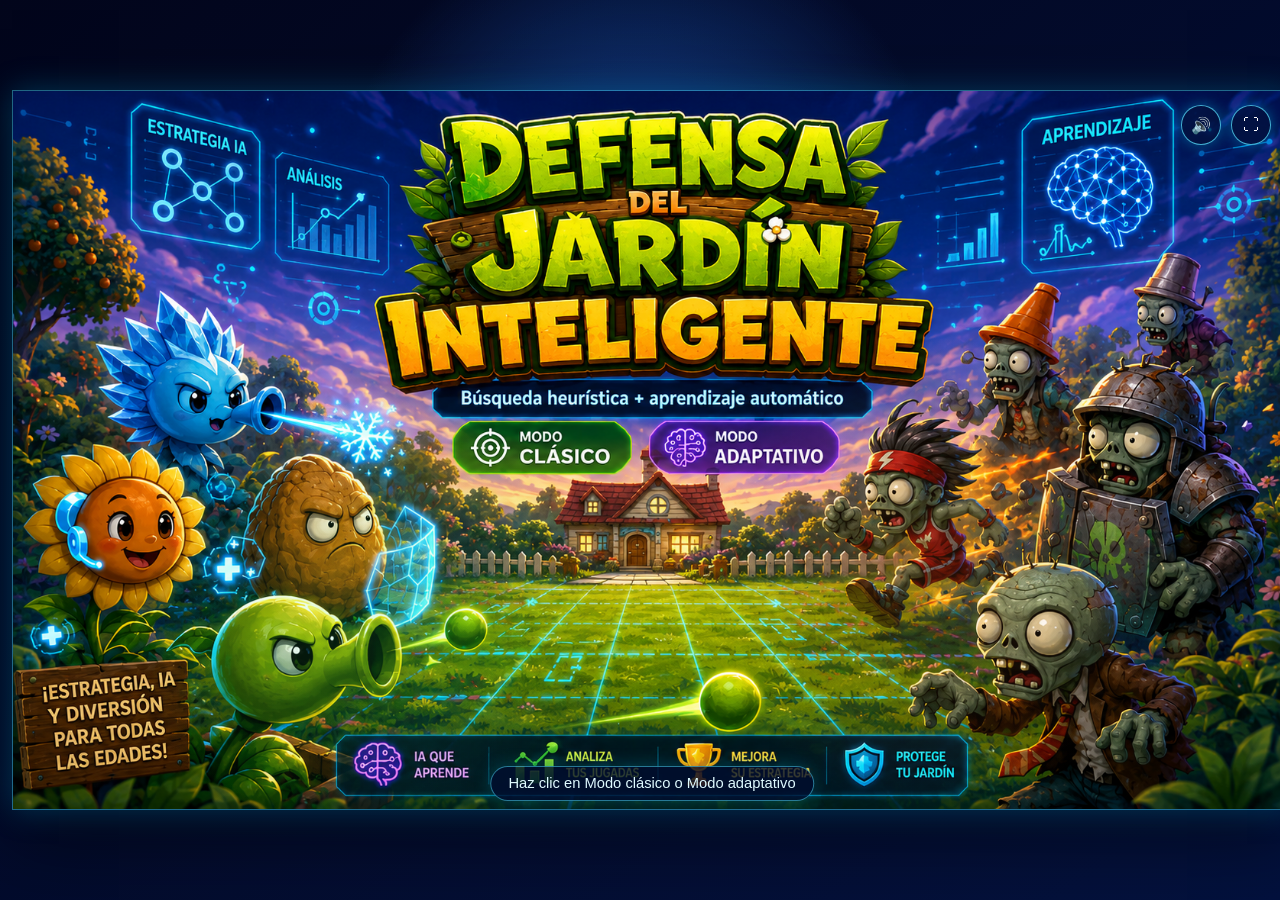
<file: templates/index.html>
<!DOCTYPE html>
<html lang="es">
<head>
    <meta charset="UTF-8">
    <meta name="viewport" content="width=device-width, initial-scale=1.0">
    <meta name="theme-color" content="#071d57">
    <title>Defensa del Jardín Inteligente</title>
    <link rel="stylesheet" href="/static/css/styles.css">
</head>
<body>
    <main class="pagina" id="pagina">
        <section
            class="portada"
            id="portada"
            aria-label="Portada de Defensa del Jardín Inteligente"
        >
            <div class="capa-ambiente" aria-hidden="true"></div>
            <div class="barrido" aria-hidden="true"></div>

            <!--
                Los botones transparentes se colocan encima de los botones que
                ya aparecen dibujados en la imagen. Sus medidas son porcentuales,
                por eso mantienen su posición cuando cambia el tamaño de pantalla.
            -->
            <button
                class="zona-modo zona-clasico"
                type="button"
                data-modo="clasico"
                aria-label="Seleccionar modo clásico"
            >
                <span>Seleccionar modo clásico</span>
            </button>

            <button
                class="zona-modo zona-adaptativo"
                type="button"
                data-modo="adaptativo"
                aria-label="Seleccionar modo adaptativo"
            >
                <span>Seleccionar modo adaptativo</span>
            </button>

            <button
                class="boton-sonido"
                id="botonSonido"
                type="button"
                aria-label="Activar o desactivar efectos de sonido"
                title="Efectos de sonido"
            >
                🔊
            </button>

            <button
                class="boton-pantalla"
                id="botonPantalla"
                type="button"
                aria-label="Mostrar en pantalla completa"
                title="Pantalla completa"
            >
                ⛶
            </button>

            <div class="estado" id="estado" role="status" aria-live="polite">
                Elige un modo para comenzar
            </div>
        </section>
    </main>

    <div class="modal oculto" id="modal" role="dialog" aria-modal="true" aria-labelledby="tituloModal">
        <div class="modal-fondo" data-cerrar-modal></div>

        <section class="modal-contenido">
            <button class="modal-cerrar" type="button" data-cerrar-modal aria-label="Cerrar">×</button>

            <div class="modal-icono" id="modalIcono" aria-hidden="true">🎯</div>
            <p class="modal-etiqueta">MODO SELECCIONADO</p>
            <h2 id="tituloModal">Modo clásico</h2>
            <p id="descripcionModal"></p>

            <div class="modal-acciones">
                <button class="boton-secundario" type="button" data-cerrar-modal>
                    Regresar
                </button>
                <button class="boton-iniciar" id="botonIniciar" type="button">
                    Iniciar partida
                </button>
            </div>
        </section>
    </div>

    <script src="/static/js/script.js"></script>
</body>
</html>
</file>
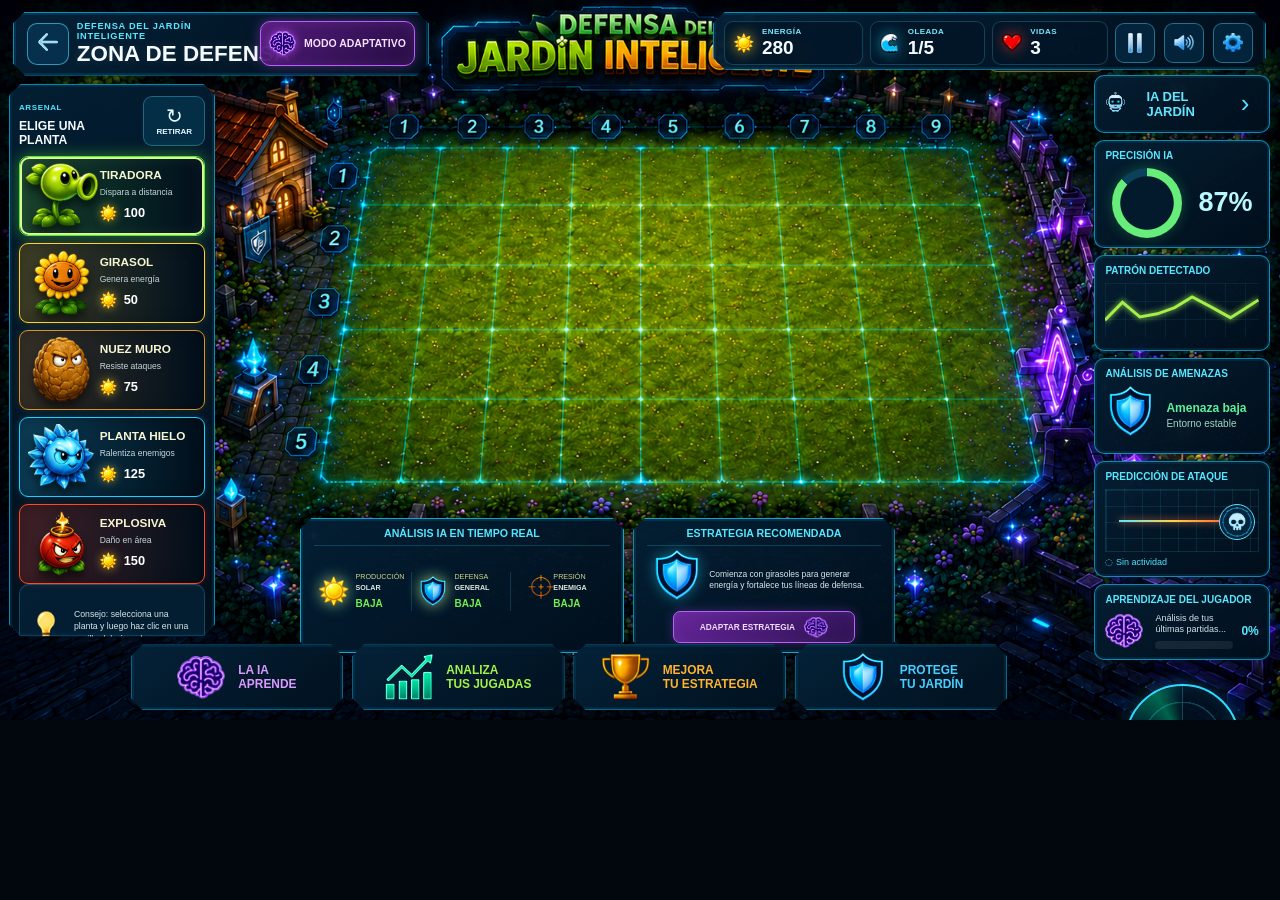
<file: templates/juego.html>
<!DOCTYPE html>
<html lang="es">
<head>
    <meta charset="UTF-8">
    <meta name="viewport" content="width=device-width, initial-scale=1.0">
    <meta name="theme-color" content="#020a16">
    <title>Defensa del Jardín Inteligente</title>
    <link rel="stylesheet" href="/static/css/juego.css">
</head>
<body>
    <main class="game-screen" id="gameScreen">
        <img
            class="board-background"
            src="/static/img/tablero_inicio.png"
            alt="Tablero nocturno del jardín"
        >

        <header class="game-header">
            <a class="back-button" href="/" aria-label="Volver">
                <span><img src="/static/img/flecha.png" class="flecha" alt=""></span>
            </a>

            <section class="header-title">
                <span class="header-kicker">DEFENSA DEL JARDÍN INTELIGENTE</span>
                <h1>ZONA DE DEFENSA</h1>
            </section>

            <div class="mode-badge" id="modeBadge">
                <img src="/static/img/cerebro.png" alt="">
                <span>MODO ADAPTATIVO</span>
            </div>
        </header>

        <aside class="plant-menu">
            <div class="plant-menu-header">
                <div>
                    <span class="section-label">ARSENAL</span>
                    <h2>ELIGE UNA PLANTA</h2>
                </div>

                <button class="remove-tool" id="removeTool" type="button">
                    <span class="remove-icon">↻</span>
                    <small>RETIRAR</small>
                </button>
            </div>

            <div class="plant-list">
                <button
                    class="plant-card selected"
                    data-plant="tiradora"
                    data-cost="100"
                    type="button"
                >
                    <span class="plant-image-wrap">
                        <img src="/static/img/tiradora.png" alt="Tiradora">
                    </span>
                    <span class="plant-data">
                        <strong>TIRADORA</strong>
                        <small>Dispara a distancia</small>
                        <b>
                            <img src="/static/img/sol.png" alt="">
                            100
                        </b>
                    </span>
                </button>

                <button
                    class="plant-card solar-card"
                    data-plant="girasol"
                    data-cost="50"
                    type="button"
                >
                    <span class="plant-image-wrap">
                        <img src="/static/img/girasol.png" alt="Girasol">
                    </span>
                    <span class="plant-data">
                        <strong>GIRASOL</strong>
                        <small>Genera energía</small>
                        <b>
                            <img src="/static/img/sol.png" alt="">
                            50
                        </b>
                    </span>
                </button>

                <button
                    class="plant-card wall-card"
                    data-plant="nuez"
                    data-cost="75"
                    type="button"
                >
                    <span class="plant-image-wrap">
                        <img src="/static/img/nuez.png" alt="Nuez muro">
                    </span>
                    <span class="plant-data">
                        <strong>NUEZ MURO</strong>
                        <small>Resiste ataques</small>
                        <b>
                            <img src="/static/img/sol.png" alt="">
                            75
                        </b>
                    </span>
                </button>

                <button
                    class="plant-card ice-card"
                    data-plant="hielo"
                    data-cost="125"
                    type="button"
                >
                    <span class="plant-image-wrap">
                        <img src="/static/img/planta_hielo.png" alt="Planta hielo">
                    </span>
                    <span class="plant-data">
                        <strong>PLANTA HIELO</strong>
                        <small>Ralentiza enemigos</small>
                        <b>
                            <img src="/static/img/sol.png" alt="">
                            125
                        </b>
                    </span>
                </button>

                <button
                    class="plant-card bomb-card"
                    data-plant="explosiva"
                    data-cost="150"
                    type="button"
                >
                    <span class="plant-image-wrap">
                        <img src="/static/img/explosiva.png" alt="Explosiva">
                    </span>
                    <span class="plant-data">
                        <strong>EXPLOSIVA</strong>
                        <small>Daño en área</small>
                        <b>
                            <img src="/static/img/sol.png" alt="">
                            150
                        </b>
                    </span>
                </button>
            </div>

            <div class="tip-box">
                <span class="tip-icon">
                    <img src="/static/img/foco.png" alt="Consejo">
                </span>

                <p>
                    Consejo: selecciona una planta y luego haz clic en una casilla
                    del césped.
                </p>
            </div>
        </aside>

        <section class="board-interaction" id="boardInteraction">
            <div class="grid-layer" id="gridLayer"></div>
        </section>

        <div class="energy-panel">
            <img src="/static/img/sol.png" alt="">
            <div>
                <small>ENERGÍA</small>
                <strong id="energyValue">280</strong>
            </div>
        </div>


        <section class="ai-summary-panel" aria-label="Resumen de la inteligencia artificial">
            <article class="realtime-card hud-panel">
                <h2>ANÁLISIS IA EN TIEMPO REAL</h2>

                <div class="realtime-metrics">
                    <div class="summary-metric">
                        <span class="summary-icon sun-summary">
                            <img src="/static/img/sol.png" alt="">
                        </span>
                        <span class="summary-copy">
                            <small>PRODUCCIÓN</small>
                            <b>SOLAR</b>
                            <strong id="solarSummary">BAJA</strong>
                        </span>
                    </div>

                    <div class="summary-metric">
                        <span class="summary-icon shield-summary"><img
                    class="status-image"
                    src="/static/img/escudo.png"
                    alt="Vidas"
                ></span>
                        <span class="summary-copy">
                            <small>DEFENSA</small>
                            <b>GENERAL</b>
                            <strong id="defenseSummary">BAJA</strong>
                        </span>
                    </div>

                    <div class="summary-metric">
                        <span ><img
                    class="escudo-image"
                    src="/static/img/circulo.png"
                    alt="Vidas"
                ></span>
                        <span class="summary-copy">
                            <small>PRESIÓN</small>
                            <b>ENEMIGA</b>
                            <strong id="pressureSummary">BAJA</strong>
                        </span>
                    </div>
                </div>
            </article>

            <article class="strategy-panel hud-panel">
                <h2>ESTRATEGIA RECOMENDADA</h2>

                <div class="strategy-body">
                    <span class="strategy-shield"><img
                    class="escudo-image"
                    src="/static/img/escudo.png"
                    alt="Vidas"
                ></span>
                    <p id="strategyRecommendation">
                        Comienza con girasoles para generar energía y fortalece tus líneas de defensa.
                    </p>
                </div>

                <button id="adaptStrategyButton" type="button">
                    <span>ADAPTAR ESTRATEGIA</span>
                    <img src="/static/img/cerebro.png" alt="">
                </button>
            </article>
        </section>

        <nav class="intelligence-benefits" aria-label="Beneficios del modo adaptativo">
            <button class="benefit-card purple-benefit" type="button" data-benefit="aprende">
                <img src="/static/img/cerebro.png" alt="">
                <span>LA IA<br>APRENDE</span>
            </button>

            <button class="benefit-card green-benefit" type="button" data-benefit="analiza">
                <span class="benefit-symbol"><img src="/static/img/grafico.png" alt=""></span>
                <span>ANALIZA<br>TUS JUGADAS</span>
            </button>

            <button class="benefit-card orange-benefit" type="button" data-benefit="mejora">
                <span class="benefit-symbol"><img src="/static/img/copa.png" alt=""></span>
                <span>MEJORA<br>TU ESTRATEGIA</span>
            </button>

            <button class="benefit-card blue-benefit" type="button" data-benefit="protege">
                <span class="benefit-symbol"><img
                    class="status-image"
                    src="/static/img/escudo.png"
                    alt="Vidas"
                ></span>
                <span>PROTEGE<br>TU JARDÍN</span>
            </button>
        </nav>


        <section class="top-status-bar" aria-label="Estado general de la partida">
            <article class="status-box energy-box">
                <img
                    class="status-image"
                    src="/static/img/sol.png"
                    alt="Energía"
                >

                <div>
                    <small>ENERGÍA</small>
                    <strong id="topEnergyValue">280</strong>
                </div>
            </article>

            <article class="status-box">
                <img
                    class="status-image"
                    src="/static/img/ola.png"
                    alt="Oleada"
                >

                <div>
                    <small>OLEADA</small>
                    <strong>
                        <span id="topWaveValue">1</span>/5
                    </strong>
                </div>
            </article>

            <article class="status-box">
                <img
                    class="status-image"
                    src="/static/img/corazon.png"
                    alt="Vidas"
                >

                <div>
                    <small>VIDAS</small>
                    <strong id="topLivesValue">3</strong>
                </div>
            </article>

            <button
                class="status-control"
                id="pauseControl"
                type="button"
                aria-label="Pausar"
            >
              <img
                    class="status-image"
                    src="/static/img/pausa.png"
                    alt="Pausar" 
                >
            </button>

            <button
                class="status-control"
                id="soundControl"
                type="button"
                aria-label="Sonido"
            >
                <img
                    class="status-image"
                    src="/static/img/sonido.png"
                    alt="Sonido" 
                >
            </button>

            <button
                class="status-control"
                id="settingsControl"
                type="button"
                aria-label="Configuración"
            ><img
                    class="status-image"
                    src="/static/img/configuracion.png"
                    alt="Configuración" 
                >
            </button>
        </section>

        <aside class="garden-ai-panel" aria-label="Panel de inteligencia artificial">
            <header class="garden-ai-title">
                <span class="bot-icon"><img
                    class="status-image"
                    src="/static/img/robot.png"
                    alt="Vidas"
                ></span>
                <strong>IA DEL JARDÍN</strong>
                <span class="chevron">›</span>
            </header>

            <section class="ai-card precision-card">
                <h3>PRECISIÓN IA</h3>
                <div class="precision-content">
                    <div class="precision-ring" id="precisionRing">
                        <span></span>
                    </div>
                    <strong id="precisionValue">87%</strong>
                </div>
            </section>

            <section class="ai-card pattern-card">
                <h3>PATRÓN DETECTADO</h3>
                <svg viewBox="0 0 220 70" preserveAspectRatio="none" aria-label="Patrón detectado">
                    <polyline id="patternPolyline" points="0,48 25,25 50,44 75,40 100,32 125,18 150,30 180,45 220,22"></polyline>
                </svg>
            </section>

            <section class="ai-card threat-card">
                <h3>ANÁLISIS DE AMENAZAS</h3>
                <div class="threat-content">
                    <span><img
                    class="escudo-image"
                    src="/static/img/escudo.png"
                    alt="Vidas"
                ></span>
                    <div id="threatSummary">
                        <b>Amenaza baja</b>
                        <small>Entorno estable</small>
                    </div>
                </div>
            </section>

            <section class="ai-card prediction-card">
                <h3>PREDICCIÓN DE ATAQUE</h3>
                <div class="prediction-chart">
                    <div class="prediction-grid"></div>
                    <span class="prediction-line"></span>
                    <span class="prediction-arrow">➤</span>
                    <span class="prediction-skull"><img
                    class="calavera-image"
                    src="/static/img/calavera.png"
                    alt="Vidas"
                ></span>
                </div>
                <small id="predictionState">◌ Sin actividad</small>
            </section>

            <section class="ai-card learning-card">
                <h3>APRENDIZAJE DEL JUGADOR</h3>
                <div class="learning-content">
                    <img src="/static/img/cerebro.png" alt="">
                    <div>
                        <p>Análisis de tus últimas partidas...</p>
                        <div class="learning-track">
                            <span id="learningProgress"></span>
                        </div>
                    </div>
                    <strong id="learningPercent">0%</strong>
                </div>
            </section>

            <section class="radar-panel">
                <div class="radar" id="radar">
                    <span class="radar-sweep"></span>
                    <i class="dot dot-1"></i>
                    <i class="dot dot-2"></i>
                    <i class="dot dot-3"></i>
                </div>
            </section>
        </aside>

        <div class="pause-screen hidden" id="pauseScreen">
            <div class="pause-modal">
                <span>⏸️</span>
                <h2>Partida en pausa</h2>
                <button id="resumeControl" type="button">Continuar</button>
            </div>
        </div>

        <dialog id="settingsDialog">
            <form method="dialog">
                <h2>Configuración</h2>
                <label>
                    Velocidad
                    <select id="speedControl">
                        <option value="0.8">Lenta</option>
                        <option value="1" selected>Normal</option>
                        <option value="1.25">Rápida</option>
                    </select>
                </label>
                <button>Cerrar</button>
            </form>
        </dialog>

        <div class="game-message" id="gameMessage" role="status" aria-live="polite"></div>
    </main>

    <script src="/static/js/juego.js"></script>
</body>
</html>
</file>
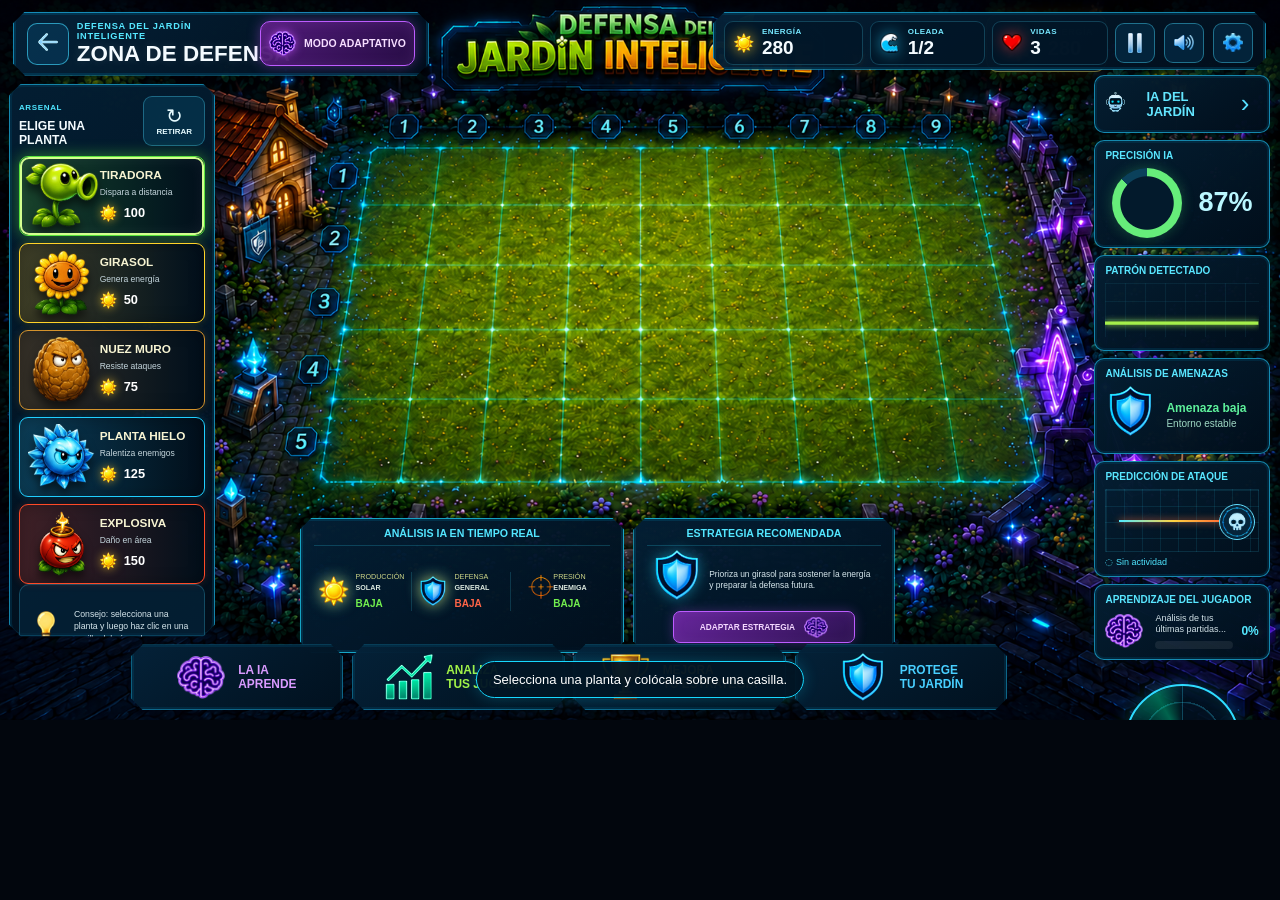
<file: templates/juego_1.html>
<!DOCTYPE html>
<html lang="es">
<head>
    <meta charset="UTF-8">
    <meta name="viewport" content="width=device-width, initial-scale=1.0">
    <meta name="theme-color" content="#020a16">
    <title>Defensa del Jardín Inteligente</title>
    <link rel="stylesheet" href="/static/css/juego.css">
</head>
<body>
    <main class="game-screen" id="gameScreen">
        <img
            class="board-background"
            src="/static/img/tablero_inicio.png"
            alt="Tablero nocturno del jardín"
        >

        <header class="game-header">
            <a class="back-button" href="/" aria-label="Volver">
                <span><img src="/static/img/flecha.png" class="flecha" alt=""></span>
            </a>

            <section class="header-title">
                <span class="header-kicker">DEFENSA DEL JARDÍN INTELIGENTE</span>
                <h1>ZONA DE DEFENSA</h1>
            </section>

            <div class="mode-badge" id="modeBadge">
                <img src="/static/img/cerebro.png" alt="">
                <span>MODO ADAPTATIVO</span>
            </div>
        </header>

        <aside class="plant-menu">
            <div class="plant-menu-header">
                <div>
                    <span class="section-label">ARSENAL</span>
                    <h2>ELIGE UNA PLANTA</h2>
                </div>

                <button class="remove-tool" id="removeTool" type="button">
                    <span class="remove-icon">↻</span>
                    <small>RETIRAR</small>
                </button>
            </div>

            <div class="plant-list">
                <button
                    class="plant-card selected"
                    data-plant="tiradora"
                    data-cost="100"
                    type="button"
                >
                    <span class="plant-image-wrap">
                        <img src="/static/img/tiradora.png" alt="Tiradora">
                    </span>
                    <span class="plant-data">
                        <strong>TIRADORA</strong>
                        <small>Dispara a distancia</small>
                        <b>
                            <img src="/static/img/sol.png" alt="">
                            100
                        </b>
                    </span>
                </button>

                <button
                    class="plant-card solar-card"
                    data-plant="girasol"
                    data-cost="50"
                    type="button"
                >
                    <span class="plant-image-wrap">
                        <img src="/static/img/girasol.png" alt="Girasol">
                    </span>
                    <span class="plant-data">
                        <strong>GIRASOL</strong>
                        <small>Genera energía</small>
                        <b>
                            <img src="/static/img/sol.png" alt="">
                            50
                        </b>
                    </span>
                </button>

                <button
                    class="plant-card wall-card"
                    data-plant="nuez"
                    data-cost="75"
                    type="button"
                >
                    <span class="plant-image-wrap">
                        <img src="/static/img/nuez.png" alt="Nuez muro">
                    </span>
                    <span class="plant-data">
                        <strong>NUEZ MURO</strong>
                        <small>Resiste ataques</small>
                        <b>
                            <img src="/static/img/sol.png" alt="">
                            75
                        </b>
                    </span>
                </button>

                <button
                    class="plant-card ice-card"
                    data-plant="hielo"
                    data-cost="125"
                    type="button"
                >
                    <span class="plant-image-wrap">
                        <img src="/static/img/planta_hielo.png" alt="Planta hielo">
                    </span>
                    <span class="plant-data">
                        <strong>PLANTA HIELO</strong>
                        <small>Ralentiza enemigos</small>
                        <b>
                            <img src="/static/img/sol.png" alt="">
                            125
                        </b>
                    </span>
                </button>

                <button
                    class="plant-card bomb-card"
                    data-plant="explosiva"
                    data-cost="150"
                    type="button"
                >
                    <span class="plant-image-wrap">
                        <img src="/static/img/explosiva.png" alt="Explosiva">
                    </span>
                    <span class="plant-data">
                        <strong>EXPLOSIVA</strong>
                        <small>Daño en área</small>
                        <b>
                            <img src="/static/img/sol.png" alt="">
                            150
                        </b>
                    </span>
                </button>
            </div>

            <div class="tip-box">
                <span class="tip-icon">
                    <img src="/static/img/foco.png" alt="Consejo">
                </span>

                <p>
                    Consejo: selecciona una planta y luego haz clic en una casilla
                    del césped.
                </p>
            </div>
        </aside>

        <section class="board-interaction" id="boardInteraction">
            <div class="grid-layer" id="gridLayer"></div>

            <div
                class="sun-layer"
                id="sunLayer"
                aria-label="Soles generados por los girasoles"
            ></div>

            <div
                class="projectile-layer"
                id="projectileLayer"
                aria-hidden="true"
            ></div>

            <div
                class="zombie-layer"
                id="zombieLayer"
                aria-label="Horda de zombis"
            ></div>
        </section>

        <div class="wave-announcement hidden" id="waveAnnouncement" role="status" aria-live="assertive">
            <small>SE ACERCA LA</small>
            <strong id="waveAnnouncementText">HORDA 1</strong>
        </div>

        <div class="energy-panel">
            <img src="/static/img/sol.png" alt="">
            <div>
                <small>ENERGÍA</small>
                <strong id="energyValue">280</strong>
            </div>
        </div>


        <section class="ai-summary-panel" aria-label="Resumen de la inteligencia artificial">
            <article class="realtime-card hud-panel">
                <h2>ANÁLISIS IA EN TIEMPO REAL</h2>

                <div class="realtime-metrics">
                    <div class="summary-metric">
                        <span class="summary-icon sun-summary">
                            <img src="/static/img/sol.png" alt="">
                        </span>
                        <span class="summary-copy">
                            <small>PRODUCCIÓN</small>
                            <b>SOLAR</b>
                            <strong id="solarSummary">BAJA</strong>
                        </span>
                    </div>

                    <div class="summary-metric">
                        <span class="summary-icon shield-summary"><img
                    class="status-image"
                    src="/static/img/escudo.png"
                    alt="Vidas"
                ></span>
                        <span class="summary-copy">
                            <small>DEFENSA</small>
                            <b>GENERAL</b>
                            <strong id="defenseSummary">BAJA</strong>
                        </span>
                    </div>

                    <div class="summary-metric">
                        <span ><img
                    class="escudo-image"
                    src="/static/img/circulo.png"
                    alt="Vidas"
                ></span>
                        <span class="summary-copy">
                            <small>PRESIÓN</small>
                            <b>ENEMIGA</b>
                            <strong id="pressureSummary">BAJA</strong>
                        </span>
                    </div>
                </div>
            </article>

            <article class="strategy-panel hud-panel">
                <h2>ESTRATEGIA RECOMENDADA</h2>

                <div class="strategy-body">
                    <span class="strategy-shield"><img
                    class="escudo-image"
                    src="/static/img/escudo.png"
                    alt="Vidas"
                ></span>
                    <p id="strategyRecommendation">
                        Comienza con girasoles para generar energía y fortalece tus líneas de defensa.
                    </p>
                </div>

                <button id="adaptStrategyButton" type="button">
                    <span>ADAPTAR ESTRATEGIA</span>
                    <img src="/static/img/cerebro.png" alt="">
                </button>
            </article>
        </section>

        <nav class="intelligence-benefits" aria-label="Beneficios del modo adaptativo">
            <button class="benefit-card purple-benefit" type="button" data-benefit="aprende">
                <img src="/static/img/cerebro.png" alt="">
                <span>LA IA<br>APRENDE</span>
            </button>

            <button class="benefit-card green-benefit" type="button" data-benefit="analiza">
                <span class="benefit-symbol"><img src="/static/img/grafico.png" alt=""></span>
                <span>ANALIZA<br>TUS JUGADAS</span>
            </button>

            <button class="benefit-card orange-benefit" type="button" data-benefit="mejora">
                <span class="benefit-symbol"><img src="/static/img/copa.png" alt=""></span>
                <span>MEJORA<br>TU ESTRATEGIA</span>
            </button>

            <button class="benefit-card blue-benefit" type="button" data-benefit="protege">
                <span class="benefit-symbol"><img
                    class="status-image"
                    src="/static/img/escudo.png"
                    alt="Vidas"
                ></span>
                <span>PROTEGE<br>TU JARDÍN</span>
            </button>
        </nav>


        <section class="top-status-bar" aria-label="Estado general de la partida">
            <article class="status-box energy-box">
                <img
                    class="status-image"
                    src="/static/img/sol.png"
                    alt="Energía"
                >

                <div>
                    <small>ENERGÍA</small>
                    <strong id="topEnergyValue">280</strong>
                </div>
            </article>

            <article class="status-box">
                <img
                    class="status-image"
                    src="/static/img/ola.png"
                    alt="Oleada"
                >

                <div>
                    <small>OLEADA</small>
                    <strong>
                        <span id="topWaveValue">1</span>/2
                    </strong>
                </div>
            </article>

            <article class="status-box">
                <img
                    class="status-image"
                    src="/static/img/corazon.png"
                    alt="Vidas"
                >

                <div>
                    <small>VIDAS</small>
                    <strong id="topLivesValue">3</strong>
                </div>
            </article>

            <button
                class="status-control"
                id="pauseControl"
                type="button"
                aria-label="Pausar"
            >
              <img
                    class="status-image"
                    src="/static/img/pausa.png"
                    alt="Pausar" 
                >
            </button>

            <button
                class="status-control"
                id="soundControl"
                type="button"
                aria-label="Sonido"
            >
                <img
                    class="status-image"
                    src="/static/img/sonido.png"
                    alt="Sonido" 
                >
            </button>

            <button
                class="status-control"
                id="settingsControl"
                type="button"
                aria-label="Configuración"
            ><img
                    class="status-image"
                    src="/static/img/configuracion.png"
                    alt="Configuración" 
                >
            </button>
        </section>

        <aside class="garden-ai-panel" aria-label="Panel de inteligencia artificial">
            <header class="garden-ai-title">
                <span class="bot-icon"><img
                    class="status-image"
                    src="/static/img/robot.png"
                    alt="Vidas"
                ></span>
                <strong>IA DEL JARDÍN</strong>
                <span class="chevron">›</span>
            </header>

            <section class="ai-card precision-card">
                <h3>PRECISIÓN IA</h3>
                <div class="precision-content">
                    <div class="precision-ring" id="precisionRing">
                        <span></span>
                    </div>
                    <strong id="precisionValue">87%</strong>
                </div>
            </section>

            <section class="ai-card pattern-card">
                <h3>PATRÓN DETECTADO</h3>
                <svg viewBox="0 0 220 70" preserveAspectRatio="none" aria-label="Patrón detectado">
                    <polyline id="patternPolyline" points="0,48 25,25 50,44 75,40 100,32 125,18 150,30 180,45 220,22"></polyline>
                </svg>
            </section>

            <section class="ai-card threat-card">
                <h3>ANÁLISIS DE AMENAZAS</h3>
                <div class="threat-content">
                    <span><img
                    class="escudo-image"
                    src="/static/img/escudo.png"
                    alt="Vidas"
                ></span>
                    <div id="threatSummary">
                        <b>Amenaza baja</b>
                        <small>Entorno estable</small>
                    </div>
                </div>
            </section>

            <section class="ai-card prediction-card">
                <h3>PREDICCIÓN DE ATAQUE</h3>
                <div class="prediction-chart">
                    <div class="prediction-grid"></div>
                    <span class="prediction-line"></span>
                    <span class="prediction-arrow">➤</span>
                    <span class="prediction-skull"><img
                    class="calavera-image"
                    src="/static/img/calavera.png"
                    alt="Vidas"
                ></span>
                </div>
                <small id="predictionState">◌ Sin actividad</small>
            </section>

            <section class="ai-card learning-card">
                <h3>APRENDIZAJE DEL JUGADOR</h3>
                <div class="learning-content">
                    <img src="/static/img/cerebro.png" alt="">
                    <div>
                        <p>Análisis de tus últimas partidas...</p>
                        <div class="learning-track">
                            <span id="learningProgress"></span>
                        </div>
                    </div>
                    <strong id="learningPercent">0%</strong>
                </div>
            </section>

            <section class="radar-panel">
                <div class="radar" id="radar">
                    <span class="radar-sweep"></span>
                    <i class="dot dot-1"></i>
                    <i class="dot dot-2"></i>
                    <i class="dot dot-3"></i>
                </div>
            </section>
        </aside>

        <div class="pause-screen hidden" id="pauseScreen">
            <div class="pause-modal">
                <span>⏸️</span>
                <h2>Partida en pausa</h2>
                <button id="resumeControl" type="button">Continuar</button>
            </div>
        </div>


        <div class="game-over-screen hidden" id="gameOverScreen">
            <section class="game-over-modal" role="dialog" aria-modal="true" aria-labelledby="gameOverTitle">
                <div class="game-over-brain" aria-hidden="true">🧠</div>
                <span class="game-over-kicker">FIN DE LA PARTIDA</span>
                <h2 id="gameOverTitle">¡EL ZOMBI SE COMIÓ TU CEREBRO!</h2>
                <p>
                    Te quedaste sin vidas. ¿Quieres volver a defender el jardín?
                </p>

                <div class="game-over-actions">
                    <button id="restartGameButton" type="button">
                        JUGAR DE NUEVO
                    </button>

                    <a class="game-over-exit" href="/">
                        SALIR
                    </a>
                </div>
            </section>
        </div>

        <dialog id="settingsDialog">
            <form method="dialog">
                <h2>Configuración</h2>
                <label>
                    Velocidad
                    <select id="speedControl">
                        <option value="0.8">Lenta</option>
                        <option value="1" selected>Normal</option>
                        <option value="1.25">Rápida</option>
                    </select>
                </label>
                <button>Cerrar</button>
            </form>
        </dialog>

        <div class="game-message" id="gameMessage" role="status" aria-live="polite"></div>
    </main>

    <script src="/static/js/juego_1.js"></script>
</body>
</html>
</file>
<file: static/css/styles.css>
:root {
    --azul-profundo: #03113d;
    --azul-neon: #10ddff;
    --verde-neon: #a6ff2d;
    --morado-neon: #d24cff;
    --texto: #ffffff;
}

* {
    box-sizing: border-box;
}

html,
body {
    width: 100%;
    min-height: 100%;
    margin: 0;
}

body {
    overflow: hidden;
    color: var(--texto);
    font-family: "Trebuchet MS", Arial, sans-serif;
    background:
        radial-gradient(circle at 50% 25%, #164ca2 0, transparent 33%),
        linear-gradient(145deg, #02051b, var(--azul-profundo));
}

button {
    font: inherit;
}

.pagina {
    display: grid;
    width: 100vw;
    height: 100vh;
    place-items: center;
    padding: clamp(0px, 1vw, 12px);
}

.portada {
    position: relative;
    width: min(100vw, calc(100vh * 1.776833));
    max-width: 1672px;
    aspect-ratio: 1672 / 941;
    overflow: hidden;
    isolation: isolate;
    background-image: url("../img/portada.png");
    background-position: center;
    background-repeat: no-repeat;
    background-size: 100% 100%;
    border: 1px solid rgba(69, 220, 255, 0.45);
    box-shadow:
        0 0 30px rgba(0, 190, 255, 0.26),
        0 24px 70px rgba(0, 0, 0, 0.55);
}

.capa-ambiente {
    position: absolute;
    z-index: 1;
    inset: 0;
    pointer-events: none;
    background:
        radial-gradient(circle at 28% 75%, rgba(45, 255, 123, 0.13), transparent 22%),
        radial-gradient(circle at 72% 67%, rgba(255, 128, 42, 0.12), transparent 23%);
    animation: respirar 4s ease-in-out infinite alternate;
}

.barrido {
    position: absolute;
    z-index: 2;
    top: -25%;
    bottom: -25%;
    left: -30%;
    width: 11%;
    pointer-events: none;
    opacity: 0.18;
    transform: rotate(12deg);
    background: linear-gradient(
        90deg,
        transparent,
        rgba(84, 242, 255, 0.95),
        transparent
    );
    filter: blur(5px);
    animation: escanear 8s linear infinite;
}

.zona-modo {
    position: absolute;
    z-index: 5;
    top: 45.1%;
    height: 8.2%;
    cursor: pointer;
    border: 2px solid transparent;
    border-radius: 999px;
    outline: none;
    color: transparent;
    background: transparent;
    transition:
        transform 160ms ease,
        border-color 160ms ease,
        box-shadow 160ms ease,
        background-color 160ms ease;
}

.zona-modo span {
    position: absolute;
    width: 1px;
    height: 1px;
    overflow: hidden;
    clip: rect(0 0 0 0);
    white-space: nowrap;
}

.zona-clasico {
    left: 35.1%;
    width: 15.1%;
}

.zona-adaptativo {
    left: 50.2%;
    width: 15.9%;
}

.zona-clasico:hover,
.zona-clasico:focus-visible {
    border-color: rgba(186, 255, 73, 0.95);
    background-color: rgba(110, 255, 58, 0.07);
    box-shadow:
        0 0 8px rgba(163, 255, 35, 0.9),
        0 0 28px rgba(74, 255, 58, 0.74),
        inset 0 0 20px rgba(122, 255, 68, 0.25);
    transform: scale(1.035);
}

.zona-adaptativo:hover,
.zona-adaptativo:focus-visible {
    border-color: rgba(233, 91, 255, 0.95);
    background-color: rgba(210, 69, 255, 0.08);
    box-shadow:
        0 0 8px rgba(238, 77, 255, 0.92),
        0 0 28px rgba(180, 49, 255, 0.75),
        inset 0 0 20px rgba(195, 69, 255, 0.28);
    transform: scale(1.035);
}

.boton-sonido,
.boton-pantalla {
    position: absolute;
    z-index: 7;
    top: 2%;
    display: grid;
    width: clamp(34px, 3.1vw, 51px);
    aspect-ratio: 1;
    cursor: pointer;
    place-items: center;
    border: 1px solid rgba(86, 226, 255, 0.74);
    border-radius: 50%;
    color: white;
    background: rgba(3, 19, 62, 0.72);
    box-shadow: 0 0 14px rgba(0, 217, 255, 0.35);
    transition: transform 160ms ease, background 160ms ease;
}

.boton-sonido:hover,
.boton-pantalla:hover {
    transform: scale(1.08);
    background: rgba(5, 62, 126, 0.88);
}

.boton-sonido {
    right: 5.5%;
}

.boton-pantalla {
    right: 1.6%;
}

.estado {
    position: absolute;
    z-index: 6;
    right: 50%;
    bottom: 1.2%;
    max-width: 80%;
    padding: 0.55em 1.2em;
    border: 1px solid rgba(78, 225, 255, 0.5);
    border-radius: 999px;
    opacity: 0;
    color: #dffaff;
    background: rgba(0, 13, 48, 0.78);
    box-shadow: 0 0 18px rgba(0, 218, 255, 0.22);
    font-size: clamp(11px, 1.15vw, 17px);
    text-align: center;
    transform: translateX(50%) translateY(15px);
    transition: opacity 220ms ease, transform 220ms ease;
}

.estado.visible {
    opacity: 1;
    transform: translateX(50%) translateY(0);
}

.modal {
    position: fixed;
    z-index: 100;
    inset: 0;
    display: grid;
    place-items: center;
    padding: 24px;
}

.modal.oculto {
    display: none;
}

.modal-fondo {
    position: absolute;
    inset: 0;
    background: rgba(0, 5, 28, 0.78);
    backdrop-filter: blur(9px);
}

.modal-contenido {
    position: relative;
    width: min(480px, 92vw);
    padding: 34px;
    overflow: hidden;
    border: 1px solid rgba(76, 225, 255, 0.68);
    border-radius: 25px;
    background:
        linear-gradient(145deg, rgba(9, 30, 79, 0.97), rgba(3, 12, 45, 0.98));
    box-shadow:
        0 0 35px rgba(0, 207, 255, 0.35),
        0 25px 80px rgba(0, 0, 0, 0.62);
    text-align: center;
    animation: aparecer 210ms ease-out;
}

.modal-contenido::before {
    position: absolute;
    top: -80px;
    left: 50%;
    width: 260px;
    height: 180px;
    border-radius: 50%;
    content: "";
    transform: translateX(-50%);
    background: rgba(0, 218, 255, 0.14);
    filter: blur(20px);
}

.modal-cerrar {
    position: absolute;
    z-index: 2;
    top: 12px;
    right: 16px;
    cursor: pointer;
    border: 0;
    color: #dff9ff;
    background: transparent;
    font-size: 32px;
    line-height: 1;
}

.modal-icono {
    position: relative;
    display: grid;
    width: 80px;
    margin: 0 auto 12px;
    aspect-ratio: 1;
    place-items: center;
    border: 1px solid rgba(95, 234, 255, 0.66);
    border-radius: 50%;
    background: rgba(0, 190, 255, 0.12);
    box-shadow: 0 0 24px rgba(0, 217, 255, 0.3);
    font-size: 39px;
}

.modal-etiqueta {
    margin: 0 0 8px;
    color: #70eaff;
    font-size: 12px;
    font-weight: 800;
    letter-spacing: 0.16em;
}

.modal h2 {
    margin: 0 0 12px;
    font-size: clamp(27px, 5vw, 39px);
}

.modal p:not(.modal-etiqueta) {
    margin: 0;
    color: #d5e9ff;
    line-height: 1.55;
}

.modal-acciones {
    display: grid;
    grid-template-columns: 1fr 1.3fr;
    gap: 12px;
    margin-top: 28px;
}

.boton-secundario,
.boton-iniciar {
    min-height: 50px;
    cursor: pointer;
    border-radius: 13px;
    font-weight: 800;
    transition: transform 160ms ease, filter 160ms ease;
}

.boton-secundario {
    border: 1px solid rgba(120, 225, 255, 0.55);
    color: white;
    background: rgba(24, 66, 118, 0.6);
}

.boton-iniciar {
    border: 0;
    color: #071527;
    background: linear-gradient(135deg, #55ecff, #a4ff44);
    box-shadow: 0 0 20px rgba(91, 239, 255, 0.3);
}

.boton-secundario:hover,
.boton-iniciar:hover {
    filter: brightness(1.12);
    transform: translateY(-2px);
}

.boton-iniciar:disabled {
    cursor: wait;
    opacity: 0.7;
    transform: none;
}

@keyframes escanear {
    from {
        left: -30%;
    }
    to {
        left: 125%;
    }
}

@keyframes respirar {
    from {
        opacity: 0.55;
    }
    to {
        opacity: 1;
    }
}

@keyframes aparecer {
    from {
        opacity: 0;
        transform: scale(0.94) translateY(10px);
    }
    to {
        opacity: 1;
        transform: scale(1) translateY(0);
    }
}

@media (max-width: 700px) {
    .pagina {
        padding: 0;
    }

    .portada {
        border: 0;
    }

    .boton-sonido,
    .boton-pantalla {
        font-size: 12px;
    }

    .modal-contenido {
        padding: 29px 22px 22px;
    }

    .modal-acciones {
        grid-template-columns: 1fr;
    }
}

@media (prefers-reduced-motion: reduce) {
    *,
    *::before,
    *::after {
        scroll-behavior: auto !important;
        animation-duration: 0.001ms !important;
        animation-iteration-count: 1 !important;
        transition-duration: 0.001ms !important;
    }
}
</file>
<file: static/css/juego.css>
:root {
    --cyan: #16d8ff;
    --cyan-soft: rgba(22, 216, 255, .34);
    /* Modificación de Jardy: variables para ajustar offsets finos de colocación */
    --plant-offset-x: 0%;
    --plant-offset-y: 0%;
    --green: #8ef24a;
    --yellow: #ffd54a;
    --red: #ff5035;
    --panel-dark: rgba(1, 14, 28, .94);
    --panel-blue: rgba(3, 34, 56, .92);
    --text: #f4fbff;
}

* {
    box-sizing: border-box;
}

html,
body {
    width: 100%;
    min-height: 100%;
    margin: 0;
}

body {
    overflow: hidden;
    background: #02060d;
    color: var(--text);
    font-family: "Trebuchet MS", "Segoe UI", Arial, sans-serif;
}

button,
a {
    font: inherit;
}

.game-screen {
    position: relative;
    width: min(100vw, calc(100vh * 1.777777));
    aspect-ratio: 16 / 9;
    margin: auto;
    overflow: hidden;
    isolation: isolate;
    background: #020812;
}

.board-background {
    position: absolute;
    z-index: 0;
    inset: 0;
    width: 100%;
    height: 100%;
    object-fit: cover;
    user-select: none;
    pointer-events: none;
}

.game-header {
    position: absolute;
    z-index: 20;
    top: 1.6%;
    left: 1.0%;
    width: 32.5%;
    height: 8.9%;
    display: grid;
    grid-template-columns: 48px 1fr auto;
    align-items: center;
    gap: 12px;
    padding: 8px 13px;
    border: 1px solid rgba(32, 199, 255, .65);
    border-radius: 10px;
    background:
        linear-gradient(135deg, rgba(4, 34, 57, .98), rgba(1, 14, 28, .96));
    box-shadow:
        0 0 0 2px rgba(0, 73, 105, .50) inset,
        0 0 20px rgba(15, 198, 255, .13);
    clip-path: polygon(
        12px 0,
        calc(100% - 12px) 0,
        100% 12px,
        100% calc(100% - 12px),
        calc(100% - 12px) 100%,
        12px 100%,
        0 calc(100% - 12px),
        0 12px
    );
}

.back-button {
    width: 42px;
    height: 42px;
    display: grid;
    place-items: center;
    border: 1px solid rgba(65, 218, 255, .62);
    border-radius: 10px;
    color: #c8f7ff;
    background: rgba(7, 55, 86, .74);
    text-decoration: none;
    font-size: 27px;
    font-weight: 900;
    transition: .16s ease;
}

.back-button:hover {
    transform: translateX(-2px);
    border-color: #7af0ff;
    box-shadow: 0 0 14px rgba(22, 216, 255, .35);
}

.header-title {
    min-width: 0;
}

.header-kicker {
    display: block;
    color: #56e7ff;
    font-size: clamp(8px, .72vw, 12px);
    font-weight: 900;
    letter-spacing: .08em;
}

.header-title h1 {
    margin: 2px 0 0;
    font-size: clamp(20px, 1.75vw, 30px);
    white-space: nowrap;
    line-height: 1;
    text-shadow: 0 0 10px rgba(255, 255, 255, .12);
}

.mode-badge {
    min-width: 148px;
    height: 45px;
    display: flex;
    align-items: center;
    justify-content: center;
    gap: 8px;
    padding: 0 13px;
    border: 1px solid #bd5cff;
    border-radius: 10px;
    background:
        linear-gradient(145deg, rgba(85, 28, 126, .96), rgba(39, 12, 69, .96));
    box-shadow:
        0 0 13px rgba(190, 83, 255, .38),
        inset 0 0 14px rgba(214, 125, 255, .12);
    color: #f6deff;
    font-size: clamp(9px, .82vw, 14px);
    font-weight: 900;
    white-space: nowrap;
}

.mode-badge img {
    width: 27px;
    height: 27px;
    object-fit: contain;
    filter: drop-shadow(0 0 5px rgba(198, 82, 255, .7));
}

.plant-menu {
    position: absolute;
    z-index: 20;
    top: 11.6%;
    left: .7%;
    width: 16.1%;
    height: 76.8%;
    padding: 11px 12px 12px;
    display: flex;
    flex-direction: column;
    border: 1px solid rgba(33, 203, 255, .62);
    border-radius: 13px;
    background:
        linear-gradient(145deg, rgba(3, 30, 51, .98), rgba(1, 14, 27, .97));
    box-shadow:
        0 0 0 2px rgba(0, 63, 92, .42) inset,
        0 0 19px rgba(11, 200, 255, .10);
    clip-path: polygon(
        12px 0,
        calc(100% - 12px) 0,
        100% 12px,
        100% calc(100% - 12px),
        calc(100% - 12px) 100%,
        12px 100%,
        0 calc(100% - 12px),
        0 12px
    );
}

.plant-menu-header {
    min-height: 55px;
    display: flex;
    align-items: center;
    justify-content: space-between;
    gap: 8px;
}

.section-label {
    color: #4fe5ff;
    font-size: clamp(8px, .62vw, 10px);
    font-weight: 900;
    letter-spacing: .08em;
}

.plant-menu-header h2 {
    margin: 5px 0 0;
    font-size: clamp(11px, .95vw, 16px);
}

.remove-tool {
    width: 62px;
    height: 50px;
    display: flex;
    flex-direction: column;
    align-items: center;
    justify-content: center;
    gap: 1px;
    border: 1px solid rgba(81, 220, 255, .33);
    border-radius: 9px;
    color: #e6fbff;
    background: rgba(7, 56, 83, .68);
    cursor: pointer;
    transition: .15s ease;
}

.remove-tool:hover,
.remove-tool.active {
    border-color: #ff9b4f;
    box-shadow: 0 0 15px rgba(255, 122, 48, .28);
    color: #ffe0c8;
}

.remove-icon {
    font-size: 20px;
    line-height: 1;
}

.remove-tool small {
    font-size: 8px;
    font-weight: 900;
}

.plant-list {
    display: grid;
    gap: 7px;
    margin-top: 7px;
}

.plant-card {
    --accent: #58e43c;
    position: relative;
    min-height: 88px;
    display: grid;
    grid-template-columns: 44% 1fr;
    align-items: center;
    overflow: hidden;
    border: 1px solid var(--accent);
    border-radius: 9px;
    padding: 6px 8px 6px 4px;
    color: white;
    background:
        linear-gradient(90deg, color-mix(in srgb, var(--accent) 23%, #061326), rgba(2, 14, 26, .95));
    box-shadow:
        inset 0 0 15px rgba(0, 0, 0, .27),
        0 0 9px color-mix(in srgb, var(--accent) 18%, transparent);
    cursor: pointer;
    text-align: left;
    transition: transform .14s ease, box-shadow .14s ease;
}

.plant-card::after {
    content: "";
    position: absolute;
    inset: 0;
    opacity: 0;
    border-radius: inherit;
    box-shadow: inset 0 0 0 2px #d4ff90;
    transition: opacity .14s ease;
    pointer-events: none;
}

.plant-card:hover {
    transform: translateX(3px);
}

.plant-card.selected::after {
    opacity: 1;
}

.plant-card.selected {
    box-shadow:
        inset 0 0 17px rgba(255,255,255,.07),
        0 0 15px color-mix(in srgb, var(--accent) 48%, transparent);
}

.solar-card { --accent: #ffd329; }
.wall-card { --accent: #d5932c; }
.ice-card { --accent: #20cfff; }
.bomb-card { --accent: #ff4a27; }

.plant-card.unavailable {
    opacity: .43;
    filter: grayscale(.65);
}

.plant-image-wrap {
    height: 76px;
    display: grid;
    place-items: center;
}

.plant-image-wrap img {
    max-width: 82px;
    max-height: 76px;
    object-fit: contain;
    filter: drop-shadow(0 6px 4px rgba(0, 0, 0, .54));
    pointer-events: none;
}

.plant-data {
    min-width: 0;
    display: flex;
    flex-direction: column;
}

.plant-data strong {
    color: #f7f4d2;
    font-size: clamp(11px, .92vw, 16px);
    line-height: 1;
}

.plant-data small {
    margin: 6px 0 7px;
    color: #c5d6dd;
    font-size: clamp(8px, .67vw, 11px);
    white-space: nowrap;
}

.plant-data b {
    display: flex;
    align-items: center;
    gap: 6px;
    color: white;
    font-size: clamp(12px, 1vw, 17px);
}

.plant-data b img {
    width: 18px;
    height: 18px;
    object-fit: contain;
    filter: drop-shadow(0 0 5px rgba(255, 203, 50, .62));
}

.tip-box {
    min-height: 86px;
    margin-top: auto;
    display: grid;
    grid-template-columns: 28px 1fr;
    align-items: start;
    gap: 8px;
    padding: 12px 10px;
    border: 1px solid rgba(71, 217, 255, .24);
    border-radius: 10px;
    background: rgba(5, 37, 59, .72);
}

.tip-icon {
    font-size: 23px;
}

.tip-box p {
    margin: 0;
    color: #d6e6ec;
    font-size: clamp(8px, .68vw, 11px);
    line-height: 1.45;
}

.board-interaction {
    position: absolute;
    z-index: 10;
    top: 20.1%;
    left: 25.1%;
    width: 50.6%;
    height: 46.3%;
}

.grid-layer {
    position: absolute;
    inset: 0;
    display: grid;
    grid-template-columns: repeat(9, 1fr);
    grid-template-rows: repeat(5, 1fr);
}

/* Modificación de Jardy: se mejora el alineado de las plantas para que encajen mejor con cada celda de la cuadrícula. */
.board-cell {
    position: relative;
    display: flex;
    align-items: center;
    justify-content: center;
    cursor: pointer;
    border: 1px solid transparent;
    transition: background .12s ease, box-shadow .12s ease;
}

.board-cell:hover {
    background: rgba(177, 255, 99, .13);
    box-shadow:
        inset 0 0 0 2px rgba(173, 255, 93, .58),
        inset 0 0 18px rgba(169, 255, 78, .14);
}

/* Modificación de Jardy: las plantas ahora ocupan mejor el espacio de la celda y quedan alineadas sobre la cuadrícula. */
.placed-plant {
    /* Modificación de Jardy: llenar exactamente el área de la celda y permitir desplazamientos claros. */
    position: absolute;
    inset: 0;
    width: 100%;
    height: 100%;
    display: flex;
    align-items: center;
    justify-content: center;
    padding: 6% 4%;
    box-sizing: border-box;
    pointer-events: none;
    animation: plant-float 1.6s ease-in-out infinite alternate;
}

.placed-plant img {
    width: 100%;
    height: 100%;
    object-fit: contain;
    filter: drop-shadow(0 8px 5px rgba(0, 0, 0, .52));
    /* Corrección: quitar el desplazamiento duplicado en la imagen, ya se aplica al contenedor. */
    transform: none;
    transform-origin: center center;
}

.energy-panel {
    position: absolute;
    z-index: 20;
    top: 2.0%;
    right: 13.5%;
    min-width: 118px;
    height: 58px;
    display: flex;
    align-items: center;
    gap: 9px;
    padding: 7px 13px;
    border: 1px solid rgba(255, 216, 65, .42);
    border-radius: 12px;
    background:
        linear-gradient(145deg, rgba(10, 42, 63, .98), rgba(2, 17, 32, .97));
    box-shadow: 0 0 15px rgba(255, 209, 49, .09);
}

.energy-panel > img {
    width: 39px;
    height: 39px;
    object-fit: contain;
    filter: drop-shadow(0 0 8px rgba(255, 205, 46, .75));
}

.energy-panel div {
    display: flex;
    flex-direction: column;
}

.energy-panel small {
    color: #9feeff;
    font-size: 9px;
    font-weight: 900;
    letter-spacing: .07em;
}

.energy-panel strong {
    font-size: 20px;
}

.game-message {
    position: absolute;
    z-index: 50;
    left: 50%;
    bottom: 3%;
    max-width: 470px;
    padding: 10px 16px;
    opacity: 0;
    border: 1px solid var(--cyan);
    border-radius: 999px;
    color: white;
    background: rgba(2, 21, 37, .96);
    box-shadow: 0 0 16px rgba(22, 216, 255, .24);
    transform: translate(-50%, 18px);
    transition: opacity .18s ease, transform .18s ease;
    pointer-events: none;
    font-size: 13px;
}

.game-message.visible {
    opacity: 1;
    transform: translate(-50%, 0);
}

@keyframes plant-float {
    from { transform: translateY(2px) scale(.98); }
    to { transform: translateY(-3px) scale(1.02); }
}

@media (max-width: 1350px) {
    .game-header {
        grid-template-columns: 42px 1fr auto;
        gap: 8px;
    }

    .mode-badge {
        min-width: 126px;
        padding: 0 8px;
    }

    .plant-menu {
        padding: 9px;
    }

    .plant-card {
        min-height: 76px;
    }

    .plant-image-wrap {
        height: 66px;
    }

    .plant-image-wrap img {
        max-height: 65px;
    }
}


/* =========================================================
   PANELES INFERIORES DE IA
   ========================================================= */

.ai-summary-panel {
    position: absolute;
    z-index: 22;
    left: 23.7%;
    bottom: 12.0%;
    width: 45.5%;
    height: 16.1%;
    display: grid;
    grid-template-columns: 1.18fr .95fr;
    gap: 1.5%;
}

.hud-panel {
    border: 1px solid rgba(30, 217, 255, .73);
    border-radius: 10px;
    background:
        linear-gradient(145deg, rgba(3, 31, 53, .97), rgba(1, 15, 29, .97));
    box-shadow:
        0 0 0 2px rgba(0, 77, 108, .42) inset,
        0 0 18px rgba(15, 204, 255, .13);
    clip-path: polygon(
        12px 0,
        calc(100% - 12px) 0,
        100% 12px,
        100% calc(100% - 12px),
        calc(100% - 12px) 100%,
        12px 100%,
        0 calc(100% - 12px),
        0 12px
    );
}

.realtime-card,
.strategy-panel {
    padding: 9px 13px;
}

.realtime-card h2,
.strategy-panel h2 {
    margin: 0;
    padding-bottom: 7px;
    border-bottom: 1px solid rgba(47, 208, 242, .22);
    color: #53e6ff;
    font-size: clamp(10px, .83vw, 15px);
    line-height: 1;
    text-align: center;
}

.realtime-metrics {
    height: calc(100% - 26px);
    display: grid;
    grid-template-columns: repeat(3, 1fr);
    align-items: center;
}

.summary-metric {
    min-width: 0;
    display: grid;
    grid-template-columns: 40px 1fr;
    gap: 7px;
    align-items: center;
    padding: 2px 8px;
    border-right: 1px solid rgba(63, 217, 247, .18);
}

.summary-metric:last-child {
    border-right: 0;
}

.summary-icon {
    width: 38px;
    height: 38px;
    display: grid;
    place-items: center;
    color: #55e6ff;
    font-size: 29px;
    filter: drop-shadow(0 0 7px rgba(44, 219, 255, .35));
}

.summary-icon img {
    width: 35px;
    height: 35px;
    object-fit: contain;
    filter: drop-shadow(0 0 7px rgba(255, 209, 54, .55));
}

.target-summary {
    color: #ff8b26;
    font-size: 35px;
}

.summary-copy {
    display: flex;
    flex-direction: column;
}

.summary-copy small,
.summary-copy b {
    font-size: clamp(7px, .56vw, 10px);
    line-height: 1.1;
}

.summary-copy small {
    color: #d1d989;
}

.summary-copy b {
    margin-top: 3px;
    color: #dce9df;
}

.summary-copy strong {
    margin-top: 5px;
    color: #72ef4e;
    font-size: clamp(10px, .78vw, 14px);
}

.summary-copy strong.warning {
    color: #ffd34e;
}

.summary-copy strong.danger {
    color: #ff6548;
}

.strategy-panel {
    display: flex;
    flex-direction: column;
}

.strategy-body {
    flex: 1;
    display: grid;
    grid-template-columns: 48px 1fr;
    gap: 9px;
    align-items: center;
    padding: 4px 5px 2px;
}

.strategy-shield {
    font-size: 38px;
    filter: drop-shadow(0 0 7px rgba(38, 215, 255, .46));
}

.strategy-body p {
    margin: 0;
    color: #d6e6ec;
    font-size: clamp(8px, .66vw, 11px);
    line-height: 1.28;
}

.strategy-panel button {
    width: 78%;
    min-height: 32px;
    margin: 0 auto;
    display: flex;
    align-items: center;
    justify-content: center;
    gap: 9px;
    border: 1px solid #bd5cff;
    border-radius: 7px;
    color: #f4d8ff;
    background:
        linear-gradient(145deg, rgba(112, 39, 166, .92), rgba(46, 18, 83, .96));
    box-shadow:
        0 0 12px rgba(191, 83, 255, .28),
        inset 0 0 12px rgba(219, 146, 255, .08);
    cursor: pointer;
    font-size: clamp(8px, .65vw, 11px);
    font-weight: 900;
    transition: .15s ease;
}

.strategy-panel button:hover {
    transform: translateY(-1px);
    box-shadow:
        0 0 18px rgba(191, 83, 255, .43),
        inset 0 0 14px rgba(219, 146, 255, .12);
}

.strategy-panel button img {
    width: 24px;
    height: 24px;
    object-fit: contain;
}

.intelligence-benefits {
    position: absolute;
    z-index: 22;
    left: 10.7%;
    bottom: 1.4%;
    width: 67.5%;
    height: 9.1%;
    display: grid;
    grid-template-columns: repeat(4, 1fr);
    gap: 1%;
}

.benefit-card {
    position: relative;
    display: flex;
    align-items: center;
    justify-content: center;
    gap: 13px;
    overflow: hidden;
    border: 1px solid rgba(25, 188, 239, .45);
    border-radius: 9px;
    color: #dff9ff;
    background:
        linear-gradient(145deg, rgba(4, 34, 57, .98), rgba(1, 17, 31, .98));
    box-shadow:
        0 0 0 2px rgba(0, 68, 99, .36) inset,
        0 0 15px rgba(10, 196, 255, .08);
    clip-path: polygon(
        12px 0,
        calc(100% - 12px) 0,
        100% 12px,
        100% calc(100% - 12px),
        calc(100% - 12px) 100%,
        12px 100%,
        0 calc(100% - 12px),
        0 12px
    );
    cursor: pointer;
    transition: transform .15s ease, box-shadow .15s ease;
}

.benefit-card:hover {
    transform: translateY(-2px);
    box-shadow:
        0 0 0 2px rgba(0, 92, 128, .42) inset,
        0 0 20px rgba(17, 211, 255, .18);
}

.benefit-card img,
.benefit-symbol {
    width: 48px;
    height: 48px;
    display: grid;
    place-items: center;
    object-fit: contain;
    font-size: 40px;
}

.benefit-card span:last-child {
    font-size: clamp(10px, .93vw, 16px);
    font-weight: 900;
    line-height: 1.22;
    text-align: left;
}

.purple-benefit {
    color: #d99aff;
}

.green-benefit {
    color: #a2f347;
}

.orange-benefit {
    color: #ffb32e;
}

.blue-benefit {
    color: #48cfff;
}

@media (max-width: 1350px) {
    .ai-summary-panel {
        left: 23.4%;
        width: 46.5%;
    }

    .intelligence-benefits {
        left: 10.2%;
        width: 68.5%;
    }

    .summary-metric {
        grid-template-columns: 32px 1fr;
        gap: 5px;
        padding: 2px 5px;
    }

    .summary-icon {
        width: 31px;
        height: 31px;
        font-size: 24px;
    }

    .summary-icon img {
        width: 30px;
        height: 30px;
    }
}


/* =========================================================
   HUD SUPERIOR Y PANEL DERECHO DE IA
   ========================================================= */

.top-status-bar {
    position: absolute;
    z-index: 25;
    top: 1.6%;
    right: 1.1%;
    width: 33%;
    height: 8.1%;
    display: grid;
    grid-template-columns: 1.25fr 1.05fr 1.05fr 48px 48px 48px;
    gap: 7px;
    align-items: center;
    padding: 8px 10px;
    border: 1px solid rgba(33, 205, 255, .62);
    border-radius: 10px;
    background: linear-gradient(145deg, rgba(5, 33, 55, .98), rgba(1, 14, 28, .97));
    box-shadow: 0 0 0 2px rgba(0, 72, 103, .42) inset, 0 0 18px rgba(13, 204, 255, .11);
    clip-path: polygon(12px 0, calc(100% - 12px) 0, 100% 12px, 100% calc(100% - 12px), calc(100% - 12px) 100%, 12px 100%, 0 calc(100% - 12px), 0 12px);
}

.status-box {
    height: 100%;
    display: flex;
    align-items: center;
    gap: 8px;
    padding: 5px 9px;
    border: 1px solid rgba(70, 217, 249, .23);
    border-radius: 9px;
    background: rgba(2, 22, 39, .76);
}

.status-image {
    width: 20px;
    height: 20px;
    flex-shrink: 0;
    object-fit: contain;
    object-position: center;
    pointer-events: none;
}
.escudo-image{
    width: 50px;
    height: 50px;
    flex-shrink: 0;
    object-fit: contain;
    object-position: center;
    pointer-events: none;
}
.calavera-image{
    width: 30px;
    height: 30px;
    flex-shrink: 0;
    object-fit: contain;
    object-position: center;
    pointer-events: none;
}
.flecha{
    width: 20px;
    height: 20px;
    flex-shrink: 0;
    object-fit: contain;
    object-position: center;
    pointer-events: none;
}
.energy-box .status-image {
    filter: drop-shadow(0 0 7px rgba(255, 207, 45, 0.75));
}

.status-box:nth-child(2) .status-image {
    filter: drop-shadow(0 0 7px rgba(38, 208, 255, 0.6));
}

.status-box:nth-child(3) .status-image {
    filter: drop-shadow(0 0 7px rgba(255, 54, 54, 0.6));
}

.status-box div {
    display: flex;
    flex-direction: column;
}

.status-box small {
    color: #76e8ff;
    font-size: 8px;
    font-weight: 900;
    letter-spacing: .06em;
}

.status-box strong {
    margin-top: 1px;
    font-size: 19px;
}

.status-control {
    width: 45px;
    height: 45px;
    display: grid;
    place-items: center;
    border: 1px solid rgba(69, 220, 255, .42);
    border-radius: 9px;
    color: white;
    background: rgba(4, 42, 67, .78);
    cursor: pointer;
    font-size: 20px;
    transition: .15s ease;
}

.status-control:hover {
    transform: translateY(-1px);
    border-color: #58e6ff;
    box-shadow: 0 0 12px rgba(31, 219, 255, .25);
}

.garden-ai-panel {
    position: absolute;
    z-index: 24;
    top: 10.4%;
    right: .8%;
    width: 13.4%;
    height: 77.7%;
    display: flex;
    flex-direction: column;
    gap: 7px;
}

.garden-ai-title,
.ai-card,
.radar-panel {
    border: 1px solid rgba(33, 205, 255, .62);
    border-radius: 10px;
    background: linear-gradient(145deg, rgba(4, 31, 51, .98), rgba(1, 14, 27, .98));
    box-shadow: 0 0 0 2px rgba(0, 68, 97, .36) inset, 0 0 14px rgba(15, 203, 255, .08);
}

.garden-ai-title {
    min-height: 58px;
    display: grid;
    grid-template-columns: 34px 1fr 18px;
    align-items: center;
    gap: 7px;
    padding: 8px 10px;
    color: #63e6ff;
}

.bot-icon {
    font-size: 24px;
}

.garden-ai-title strong {
    font-size: 13px;
}

.chevron {
    font-size: 26px;
    color: #56dfff;
}

.ai-card {
    padding: 9px 10px;
}

.ai-card h3 {
    margin: 0 0 7px;
    color: #59e6ff;
    font-size: 10px;
}

.precision-content {
    display: flex;
    align-items: center;
    justify-content: center;
    gap: 17px;
}

.precision-ring {
    width: 70px;
    height: 70px;
    border-radius: 50%;
    background:
        radial-gradient(circle, #031a2c 53%, transparent 55%),
        conic-gradient(#66ed7a 0deg 313deg, #0b415b 313deg 360deg);
    box-shadow: 0 0 13px rgba(73, 239, 120, .25);
}

.precision-content strong {
    color: #baf7ff;
    font-size: 27px;
}

.pattern-card svg {
    width: 100%;
    height: 54px;
    background:
        linear-gradient(rgba(62, 211, 240, .08) 1px, transparent 1px),
        linear-gradient(90deg, rgba(62, 211, 240, .08) 1px, transparent 1px);
    background-size: 20px 18px;
}

.pattern-card polyline {
    fill: none;
    stroke: #a5ef4b;
    stroke-width: 4;
    filter: drop-shadow(0 0 4px #a5ef4b);
}

.threat-content {
    display: flex;
    align-items: center;
    gap: 11px;
}

.threat-content > span {
    font-size: 34px;
}

.threat-content div {
    display: flex;
    flex-direction: column;
}

.threat-content b {
    color: #5df19b;
    font-size: 12px;
}

.threat-content small {
    margin-top: 3px;
    color: #9fd8c4;
    font-size: 10px;
}

.prediction-chart {
    position: relative;
    height: 63px;
    overflow: hidden;
    border: 1px solid rgba(57, 213, 244, .14);
    background:
        linear-gradient(rgba(43, 219, 255, .10) 1px, transparent 1px),
        linear-gradient(90deg, rgba(43, 219, 255, .10) 1px, transparent 1px);
    background-size: 18px 16px;
}

.prediction-line {
    position: absolute;
    left: 8%;
    right: 20%;
    top: 50%;
    height: 2px;
    background: linear-gradient(90deg, #51eaff, #ffd241, #ff5e32);
    box-shadow: 0 0 7px #ff7438;
}

.prediction-arrow {
    position: absolute;
    right: 15%;
    top: 32%;
    color: #ff6538;
    font-size: 22px;
}

.prediction-skull {
    position: absolute;
    right: 2%;
    top: 23%;
    width: 36px;
    height: 36px;
    display: grid;
    place-items: center;
    border: 1px solid #63dfff;
    border-radius: 50%;
    color: #d9f8ff;
    background: #06253a;
}

.prediction-card > small {
    display: block;
    margin-top: 5px;
    color: #4fe5ff;
    font-size: 9px;
}

.learning-content {
    display: grid;
    grid-template-columns: 42px 1fr auto;
    gap: 8px;
    align-items: center;
}

.learning-content > img {
    width: 38px;
    height: 38px;
    object-fit: contain;
}

.learning-content p {
    margin: 0;
    color: #d3e2e8;
    font-size: 9px;
    line-height: 1.25;
}

.learning-track {
    height: 8px;
    margin-top: 6px;
    overflow: hidden;
    border-radius: 999px;
    background: rgba(255, 255, 255, .08);
}

.learning-track span {
    display: block;
    width: 0%;
    height: 100%;
    border-radius: inherit;
    background: linear-gradient(90deg, #35dfff, #72ef64);
}

.learning-content strong {
    color: #55e8ff;
    font-size: 12px;
}

.radar-panel {
    margin-top: auto;
    min-height: 150px;
    display: grid;
    place-items: center;
    background: transparent;
    border: none;
    box-shadow: none;
}

.radar {
    position: relative;
    width: 132px;
    height: 132px;
    overflow: hidden;
    border: 2px solid #2edcff;
    border-radius: 50%;
    background:
        repeating-radial-gradient(circle, transparent 0 18px, rgba(51, 219, 255, .25) 19px 20px),
        linear-gradient(90deg, transparent 49.4%, rgba(51, 219, 255, .28) 49.8% 50.2%, transparent 50.6%),
        linear-gradient(transparent 49.4%, rgba(51, 219, 255, .28) 49.8% 50.2%, transparent 50.6%),
        rgba(2, 19, 34, .84);
    box-shadow: 0 0 20px rgba(26, 219, 255, .27), inset 0 0 18px rgba(39, 219, 255, .12);
}

.radar-sweep {
    position: absolute;
    inset: 0;
    border-radius: 50%;
    background: conic-gradient(from 0deg, transparent 0 78%, rgba(0, 255, 161, .35) 92%, transparent 100%);
    animation: radar-spin 4s linear infinite;
}

.radar i {
    position: absolute;
    width: 7px;
    height: 7px;
    border-radius: 50%;
    background: #ff4d3c;
    box-shadow: 0 0 8px #ff4d3c;
}

.dot-1 { left: 28%; top: 68%; }
.dot-2 { left: 61%; top: 37%; }
.dot-3 { left: 73%; top: 73%; }

.pause-screen {
    position: absolute;
    z-index: 100;
    inset: 0;
    display: grid;
    place-items: center;
    background: rgba(0, 7, 18, .76);
    backdrop-filter: blur(6px);
}

.pause-screen.hidden {
    display: none;
}

.pause-modal {
    width: 300px;
    padding: 28px;
    border: 1px solid #39dcff;
    border-radius: 16px;
    background: linear-gradient(145deg, #0a3b5d, #031627);
    text-align: center;
}

.pause-modal > span {
    font-size: 42px;
}

.pause-modal button {
    width: 100%;
    margin-top: 16px;
    padding: 10px;
    border: 0;
    border-radius: 9px;
    background: linear-gradient(135deg, #4ce6ff, #8cf24f);
    color: #06212b;
    font-weight: 900;
    cursor: pointer;
}

#settingsDialog {
    border: 1px solid #35dbff;
    border-radius: 14px;
    color: white;
    background: #03172a;
}

#settingsDialog::backdrop {
    background: rgba(0, 5, 16, .72);
}

#settingsDialog form {
    width: 320px;
    display: grid;
    gap: 16px;
    padding: 22px;
}

#settingsDialog h2 {
    margin: 0;
    color: #64e7ff;
}

#settingsDialog label {
    display: flex;
    justify-content: space-between;
    gap: 12px;
}

#settingsDialog select,
#settingsDialog button {
    padding: 7px;
    border: 1px solid #2fdcff;
    border-radius: 7px;
    color: white;
    background: #07334f;
}

@keyframes radar-spin {
    to { transform: rotate(360deg); }
}

@media (max-width: 1350px) {
    .top-status-bar {
        width: 43.2%;
        grid-template-columns: 1.2fr 1fr 1fr 42px 42px 42px;
    }

    .status-control {
        width: 40px;
        height: 40px;
    }

    .garden-ai-panel {
        width: 13.7%;
    }

    .radar {
        width: 115px;
        height: 115px;
    }
}




.tip-box {
    min-height: 86px;
    margin-top: auto;
    display: grid;
    grid-template-columns: 34px 1fr;
    align-items: center;
    gap: 10px;
    padding: 12px 10px;
    overflow: hidden;
    border: 1px solid rgba(71, 217, 255, 0.24);
    border-radius: 10px;
    background: rgba(5, 37, 59, 0.72);
}

.tip-icon {
    width: 32px;
    height: 32px;
    display: grid;
    place-items: center;
    overflow: hidden;
}

.tip-icon img {
    display: block;
    width: 100%;
    height: 100%;
    max-width: 32px;
    max-height: 32px;
    object-fit: contain;
    object-position: center;
   /* filter: drop-shadow(0 0 6px rgba(255, 211, 74, 0.55));*/
}

.tip-box p {
    min-width: 0;
    margin: 0;
    color: #d6e6ec;
    font-size: clamp(8px, 0.68vw, 11px);
    line-height: 1.45;
    overflow-wrap: break-word;
}


/* =========================================================
   DOS HORDAS DE ZOMBIS
   ========================================================= */
.board-interaction { overflow: visible; }
.zombie-layer { position:absolute; z-index:15; inset:0; overflow:visible; pointer-events:none; }
.zombie-unit { position:absolute; width:10.5%; height:18.5%; display:grid; place-items:end center; will-change:left; filter:drop-shadow(0 9px 7px rgba(0,0,0,.58)); }
.zombie-unit img { display:block; max-width:100%; max-height:100%; object-fit:contain; object-position:center bottom; user-select:none; }
.zombie-slow { animation:zombie-walk-slow .92s ease-in-out infinite alternate; }
.zombie-fast { width:9.4%; animation:zombie-walk-fast .42s ease-in-out infinite alternate; }
.zombie-speed-badge { position:absolute; top:2px; right:-4px; padding:2px 5px; border:1px solid rgba(88,225,255,.62); border-radius:999px; color:white; background:rgba(1,17,31,.88); font-size:clamp(5px,.42vw,8px); font-weight:900; }
.zombie-fast .zombie-speed-badge { border-color:#ff9543; color:#ffd0ad; box-shadow:0 0 8px rgba(255,111,43,.35); }
.wave-announcement { position:absolute; z-index:80; top:36%; left:50%; min-width:270px; padding:18px 34px; border:2px solid #ff7a34; border-radius:14px; color:white; background:linear-gradient(145deg,rgba(77,14,12,.96),rgba(20,5,14,.96)); box-shadow:0 0 30px rgba(255,82,40,.42), inset 0 0 20px rgba(255,136,40,.12); text-align:center; transform:translate(-50%,-50%) scale(.75); opacity:0; pointer-events:none; transition:.18s ease; }
.wave-announcement.visible { opacity:1; transform:translate(-50%,-50%) scale(1); }
.wave-announcement.hidden { display:none; }
.wave-announcement small { display:block; color:#ffd7b8; font-size:11px; font-weight:900; letter-spacing:.22em; }
.wave-announcement strong { display:block; margin-top:4px; color:#ffcf43; font-size:clamp(25px,2.4vw,42px); text-shadow:0 0 11px rgba(255,95,32,.65); }
@keyframes zombie-walk-slow { from { transform:translateY(1%) rotate(-1.5deg); } to { transform:translateY(-4%) rotate(1.5deg); } }
@keyframes zombie-walk-fast { from { transform:translateY(2%) rotate(-3deg) scaleX(.98); } to { transform:translateY(-5%) rotate(3deg) scaleX(1.02); } }
@media (max-width:1350px) { .zombie-unit{width:11.5%;}.zombie-fast{width:10.2%;} }


/* =========================================================
   CINCO TIPOS DE ZOMBIS
   ========================================================= */

.zombie-tank {
    width: 12.4%;
    filter:
        drop-shadow(0 10px 8px rgba(0, 0, 0, .62))
        drop-shadow(0 0 8px rgba(255, 170, 45, .22));
    animation: zombie-walk-tank 1.05s ease-in-out infinite alternate;
}

.zombie-jumper {
    width: 10%;
    animation: zombie-jump .58s ease-in-out infinite;
}

.zombie-boss {
    width: 14%;
    filter:
        drop-shadow(0 12px 10px rgba(0, 0, 0, .72))
        drop-shadow(0 0 14px rgba(255, 66, 48, .35));
    animation: zombie-walk-boss 1.15s ease-in-out infinite alternate;
}

.zombie-tank .zombie-speed-badge {
    border-color: #ffc247;
    color: #ffe3a3;
    box-shadow: 0 0 8px rgba(255, 183, 48, .35);
}

.zombie-jumper .zombie-speed-badge {
    border-color: #b76cff;
    color: #e0bdff;
    box-shadow: 0 0 8px rgba(183, 108, 255, .35);
}

.zombie-boss .zombie-speed-badge {
    border-color: #ff4a39;
    color: #ffd0c7;
    background: rgba(67, 9, 12, .92);
    box-shadow: 0 0 10px rgba(255, 74, 57, .45);
}

.zombie-health {
    position: absolute;
    left: 12%;
    right: 12%;
    bottom: -4px;
    height: 5px;
    overflow: hidden;
    border: 1px solid rgba(255, 255, 255, .35);
    border-radius: 999px;
    background: rgba(0, 0, 0, .62);
}

.zombie-health-fill {
    display: block;
    width: 100%;
    height: 100%;
    border-radius: inherit;
    background: linear-gradient(90deg, #4de45b, #b7ef43);
    transition: width .16s ease;
}

.zombie-boss .zombie-health {
    height: 7px;
    bottom: -6px;
}

.zombie-boss .zombie-health-fill {
    background: linear-gradient(90deg, #ff4938, #ffb339);
}

@keyframes zombie-walk-tank {
    from {
        transform: translateY(1%) rotate(-1deg) scale(1);
    }
    to {
        transform: translateY(-2%) rotate(1deg) scale(1.02);
    }
}

@keyframes zombie-jump {
    0%, 100% {
        transform: translateY(2%) rotate(-2deg);
    }
    50% {
        transform: translateY(-13%) rotate(2deg);
    }
}

@keyframes zombie-walk-boss {
    from {
        transform: translateY(1%) rotate(-1deg);
    }
    to {
        transform: translateY(-3%) rotate(1deg);
    }
}
/* DISPAROS DE GUISANTES */
.projectile-layer{position:absolute;z-index:13;inset:0;overflow:visible;pointer-events:none}.pea-projectile{position:absolute;width:2.25%;aspect-ratio:1;border:1px solid rgba(211,255,145,.92);border-radius:50%;background:radial-gradient(circle at 33% 29%,#e7ffb5 0 12%,#8cf049 25%,#36a82e 68%,#17621f 100%);box-shadow:0 0 7px rgba(140,255,74,.95),0 0 15px rgba(91,236,53,.55);transform:translate(-50%,-50%);will-change:left}.pea-projectile::after{content:"";position:absolute;top:35%;right:78%;width:130%;height:30%;border-radius:999px;background:linear-gradient(90deg,transparent,rgba(111,255,70,.62));filter:blur(2px)}.pea-hit-effect{position:absolute;width:4.2%;aspect-ratio:1;border-radius:50%;border:2px solid #9dff58;box-shadow:0 0 11px #92ff4d,inset 0 0 9px rgba(210,255,155,.85);transform:translate(-50%,-50%) scale(.2);animation:pea-impact .26s ease-out forwards}.placed-plant.tiradora.shooting{animation:shooter-recoil .2s ease-out}.zombie-health{position:absolute;left:10%;right:10%;bottom:-5px;height:6px;overflow:hidden;border:1px solid rgba(255,255,255,.45);border-radius:999px;background:rgba(0,0,0,.7)}.zombie-health-fill{display:block;width:100%;height:100%;border-radius:inherit;background:linear-gradient(90deg,#50e85e,#c4ef44);transition:width .12s linear}.zombie-boss .zombie-health{height:8px}.zombie-boss .zombie-health-fill{background:linear-gradient(90deg,#ff4938,#ffb43f)}.zombie-hit{animation:zombie-hit-flash .16s ease-out!important}.zombie-defeated{z-index:2;transform-origin:50% 86%;animation:zombie-fall-down 1.35s ease-in forwards!important}.zombie-defeated img{filter:grayscale(.65) brightness(.72) drop-shadow(0 8px 6px rgba(0,0,0,.55))}.zombie-tank{width:12.4%;animation:zombie-walk-tank 1.05s ease-in-out infinite alternate}.zombie-jumper{width:10%;animation:zombie-jump .58s ease-in-out infinite}.zombie-boss{width:14%;animation:zombie-walk-boss 1.15s ease-in-out infinite alternate}.zombie-tank .zombie-speed-badge{border-color:#ffc247;color:#ffe3a3}.zombie-jumper .zombie-speed-badge{border-color:#b76cff;color:#e0bdff}.zombie-boss .zombie-speed-badge{border-color:#ff4a39;color:#ffd0c7;background:rgba(67,9,12,.92)}@keyframes shooter-recoil{0%{transform:translateX(0) scale(1)}45%{transform:translateX(-7%) scale(.94,1.06)}100%{transform:translateX(0) scale(1)}}@keyframes pea-impact{from{opacity:1;transform:translate(-50%,-50%) scale(.15)}to{opacity:0;transform:translate(-50%,-50%) scale(1.35)}}@keyframes zombie-hit-flash{0%{filter:brightness(1)}45%{filter:brightness(2.1) saturate(.25);transform:translateX(5%)}100%{filter:brightness(1);transform:translateX(0)}}@keyframes zombie-fall-down{0%{opacity:1;transform:translateY(0) rotate(0) scale(1)}54%{opacity:1;transform:translateY(22%) rotate(-76deg) scale(.98)}78%{opacity:.88;transform:translateY(34%) rotate(-88deg) scale(.94)}100%{opacity:0;transform:translateY(46%) rotate(-90deg) scale(.78)}}@keyframes zombie-walk-tank{from{transform:translateY(1%) rotate(-1deg)}to{transform:translateY(-2%) rotate(1deg)}}@keyframes zombie-jump{0%,100%{transform:translateY(2%) rotate(-2deg)}50%{transform:translateY(-13%) rotate(2deg)}}@keyframes zombie-walk-boss{from{transform:translateY(1%) rotate(-1deg)}to{transform:translateY(-3%) rotate(1deg)}}


/* =========================================================
   PLANTAS CON VIDA, LÁGRIMAS Y ATAQUE DE ZOMBIS
   ========================================================= */

.plant-health {
    position: absolute;
    left: 10%;
    right: 10%;
    bottom: 2%;
    z-index: 4;
    height: 6px;
    overflow: hidden;
    border: 1px solid rgba(255, 255, 255, .48);
    border-radius: 999px;
    background: rgba(0, 0, 0, .68);
    box-shadow: 0 0 5px rgba(0, 0, 0, .45);
}

.plant-health-fill {
    display: block;
    width: 100%;
    height: 100%;
    border-radius: inherit;
    background: linear-gradient(90deg, #46df5d, #b9f04b);
    transition: width .18s linear, background .18s ease;
}

.plant-health-fill.warning {
    background: linear-gradient(90deg, #ff9d2e, #ffd548);
}

.plant-health-fill.danger {
    background: linear-gradient(90deg, #ff382f, #ff7a3d);
}

.plant-tears {
    position: absolute;
    z-index: 5;
    left: 50%;
    top: 30%;
    width: 58%;
    height: 50%;
    transform: translateX(-50%);
    opacity: 0;
    pointer-events: none;
}

.plant-tear {
    position: absolute;
    top: 3%;
    width: 10px;
    height: 16px;
    border-radius: 55% 55% 62% 62%;
    background:
        radial-gradient(circle at 35% 25%, #f2fdff 0 13%, #66dfff 30%, #168ed8 100%);
    box-shadow:
        0 0 6px rgba(77, 215, 255, .85),
        inset 0 0 3px rgba(255, 255, 255, .7);
    transform: rotate(12deg) scale(.7);
}

.tear-left {
    left: 20%;
}

.tear-right {
    right: 20%;
    animation-delay: .26s !important;
}

.plant-crying .plant-tears {
    opacity: 1;
}

.plant-crying .plant-tear {
    animation: plant-tear-fall .72s ease-in infinite;
}

.plant-crying > img {
    filter:
        saturate(.72)
        brightness(.9)
        drop-shadow(0 8px 5px rgba(0, 0, 0, .52));
}

.plant-bitten {
    animation: plant-bitten-shake .22s ease-out !important;
}

.plant-destroyed {
    transform-origin: 50% 85%;
    animation: plant-disappear .52s ease-in forwards !important;
}

.zombie-eating {
    animation: zombie-eat-hands .56s ease-in-out infinite alternate !important;
}

.zombie-biting {
    animation: zombie-bite .18s ease-out !important;
}

.zombie-eating img {
    transform-origin: 36% 74%;
}

@keyframes plant-tear-fall {
    0% {
        opacity: 0;
        transform: translateY(-2px) rotate(12deg) scale(.55);
    }
    18% {
        opacity: 1;
    }
    75% {
        opacity: 1;
        transform: translateY(25px) rotate(12deg) scale(.85);
    }
    100% {
        opacity: 0;
        transform: translateY(37px) rotate(12deg) scale(.45);
    }
}

@keyframes plant-bitten-shake {
    0% {
        transform: translateX(0) scale(1);
    }
    35% {
        transform: translateX(-7%) rotate(-4deg) scale(.96);
    }
    70% {
        transform: translateX(5%) rotate(3deg) scale(.98);
    }
    100% {
        transform: translateX(0) rotate(0) scale(1);
    }
}

@keyframes plant-disappear {
    0% {
        opacity: 1;
        transform: translateY(0) rotate(0) scale(1);
    }
    45% {
        opacity: .9;
        transform: translateY(8%) rotate(-12deg) scale(.9);
    }
    100% {
        opacity: 0;
        transform: translateY(30%) rotate(18deg) scale(.2);
    }
}

@keyframes zombie-eat-hands {
    from {
        transform: translateX(0) translateY(0) rotate(-1deg);
    }
    to {
        transform: translateX(-5%) translateY(2%) rotate(2deg);
    }
}

@keyframes zombie-bite {
    0% {
        transform: translateX(0) scale(1);
    }
    50% {
        transform: translateX(-8%) scale(1.04);
    }
    100% {
        transform: translateX(0) scale(1);
    }
}

/* =========================================================
   SOLES GENERADOS POR LOS GIRASOLES
   ========================================================= */

.sun-layer {
    position: absolute;
    z-index: 18;
    inset: 0;
    overflow: visible;
    pointer-events: none;
}

.sun-token {
    position: absolute;
    width: 7.2%;
    min-width: 42px;
    aspect-ratio: 1;
    display: grid;
    place-items: center;
    padding: 0;
    border: 0;
    border-radius: 50%;
    background: transparent;
    cursor: pointer;
    pointer-events: auto;
    transform: translate(-50%, -50%) scale(.25);
    animation:
        sun-appear .48s cubic-bezier(.2, 1.45, .45, 1) forwards,
        sun-floating 1.4s ease-in-out .48s infinite alternate;
    filter:
        drop-shadow(0 0 8px rgba(255, 216, 46, .95))
        drop-shadow(0 0 16px rgba(255, 173, 24, .55));
}

.sun-token:hover {
    filter:
        drop-shadow(0 0 12px rgba(255, 241, 110, 1))
        drop-shadow(0 0 24px rgba(255, 183, 32, .8));
}

.sun-token img {
    display: block;
    width: 100%;
    height: 100%;
    object-fit: contain;
    pointer-events: none;
    user-select: none;
}

.sun-token span {
    position: absolute;
    right: -7px;
    bottom: -2px;
    padding: 2px 5px;
    border: 1px solid rgba(255, 231, 99, .78);
    border-radius: 999px;
    color: #fff5a9;
    background: rgba(77, 45, 0, .88);
    box-shadow: 0 0 7px rgba(255, 193, 40, .45);
    font-size: clamp(6px, .48vw, 9px);
    font-weight: 900;
    pointer-events: none;
}

.sun-collected {
    animation: sun-collect .42s ease-in forwards !important;
    pointer-events: none;
}

.sun-expiring {
    animation: sun-expire .45s ease-in forwards !important;
    pointer-events: none;
}

@keyframes sun-appear {
    from {
        opacity: 0;
        transform: translate(-50%, -70%) scale(.18) rotate(-20deg);
    }
    to {
        opacity: 1;
        transform: translate(-50%, -50%) scale(1) rotate(0);
    }
}

@keyframes sun-floating {
    from {
        transform: translate(-50%, -52%) scale(1) rotate(-3deg);
    }
    to {
        transform: translate(-50%, -42%) scale(1.06) rotate(3deg);
    }
}

@keyframes sun-collect {
    0% {
        opacity: 1;
        transform: translate(-50%, -50%) scale(1);
    }
    55% {
        opacity: 1;
        transform: translate(-50%, -80%) scale(1.35);
    }
    100% {
        opacity: 0;
        transform: translate(-50%, -160%) scale(.28);
    }
}

@keyframes sun-expire {
    from {
        opacity: 1;
        transform: translate(-50%, -50%) scale(1);
    }
    to {
        opacity: 0;
        transform: translate(-50%, -30%) scale(.35);
    }
}


/* =========================================================
   GUISANTES DE HIELO Y ZOMBIS CONGELADOS
   ========================================================= */

.ice-pea-projectile {
    width: 2.55%;
    border: 1px solid rgba(225, 252, 255, .96);
    background:
        radial-gradient(
            circle at 34% 28%,
            #ffffff 0 11%,
            #c8f7ff 20%,
            #60dfff 47%,
            #168ac7 72%,
            #075287 100%
        );
    box-shadow:
        0 0 8px rgba(186, 244, 255, 1),
        0 0 18px rgba(65, 206, 255, .85);
}

.ice-pea-projectile::before,
.ice-pea-projectile::after {
    content: "";
    position: absolute;
    left: 50%;
    top: 50%;
    width: 145%;
    height: 2px;
    border-radius: 999px;
    background: rgba(218, 250, 255, .9);
    transform: translate(-50%, -50%) rotate(45deg);
    box-shadow: 0 0 5px rgba(174, 238, 255, .9);
}

.ice-pea-projectile::after {
    transform: translate(-50%, -50%) rotate(-45deg);
}

.placed-plant.hielo.shooting {
    animation: ice-shooter-recoil .24s ease-out;
}

.zombie-frozen {
    filter:
        hue-rotate(145deg)
        saturate(1.7)
        brightness(1.22)
        drop-shadow(0 0 10px rgba(95, 220, 255, .9))
        drop-shadow(0 9px 7px rgba(0, 0, 0, .58)) !important;
}

.zombie-frozen::after {
    content: "❄";
    position: absolute;
    left: 48%;
    top: 18%;
    color: #dffbff;
    font-size: clamp(12px, 1.25vw, 22px);
    text-shadow:
        0 0 5px #64dbff,
        0 0 12px #25aee9;
    animation: frozen-snowflake .85s ease-in-out infinite alternate;
}

.zombie-frozen.zombie-slow,
.zombie-frozen.zombie-fast,
.zombie-frozen.zombie-tank,
.zombie-frozen.zombie-jumper,
.zombie-frozen.zombie-boss {
    animation-duration: 1.75s !important;
}

.ice-hit-effect {
    position: absolute;
    width: 5%;
    aspect-ratio: 1;
    border: 2px solid #bff6ff;
    border-radius: 50%;
    box-shadow:
        0 0 12px #82e8ff,
        inset 0 0 12px rgba(222, 251, 255, .95);
    transform: translate(-50%, -50%) scale(.2);
    animation: ice-impact .42s ease-out forwards;
}

.ice-hit-effect::before,
.ice-hit-effect::after {
    content: "";
    position: absolute;
    left: 50%;
    top: 50%;
    width: 140%;
    height: 2px;
    background: #d9faff;
    transform: translate(-50%, -50%) rotate(45deg);
    box-shadow: 0 0 6px #6fddff;
}

.ice-hit-effect::after {
    transform: translate(-50%, -50%) rotate(-45deg);
}

@keyframes ice-shooter-recoil {
    0% {
        transform: translateX(0) scale(1);
        filter: brightness(1);
    }
    45% {
        transform: translateX(-7%) scale(.94, 1.06);
        filter: brightness(1.5)
            drop-shadow(0 0 8px rgba(120, 229, 255, .9));
    }
    100% {
        transform: translateX(0) scale(1);
        filter: brightness(1);
    }
}

@keyframes frozen-snowflake {
    from {
        opacity: .55;
        transform: translateY(-2px) rotate(-8deg) scale(.85);
    }
    to {
        opacity: 1;
        transform: translateY(5px) rotate(8deg) scale(1.15);
    }
}

@keyframes ice-impact {
    0% {
        opacity: 1;
        transform: translate(-50%, -50%) scale(.2) rotate(0);
    }
    70% {
        opacity: .95;
        transform: translate(-50%, -50%) scale(1.25) rotate(30deg);
    }
    100% {
        opacity: 0;
        transform: translate(-50%, -50%) scale(1.65) rotate(55deg);
    }
}


/* =========================================================
   PLANTA EXPLOSIVA: FUEGO, ÁREA CUADRADA Y CARBONIZACIÓN
   ========================================================= */

.explosion-square {
    position: absolute;
    z-index: 31;
    border: 3px solid rgba(255, 126, 28, .95);
    background:
        radial-gradient(
            circle at center,
            rgba(255, 246, 120, .55) 0 18%,
            rgba(255, 120, 20, .46) 32%,
            rgba(190, 30, 0, .24) 64%,
            rgba(70, 0, 0, .06) 100%
        );
    box-shadow:
        0 0 18px rgba(255, 83, 10, .9),
        inset 0 0 24px rgba(255, 181, 48, .65);
    pointer-events: none;
    transform-origin: center;
    animation: explosion-square-flash .72s ease-out forwards;
}

.explosion-fireball {
    position: absolute;
    z-index: 34;
    width: 24%;
    aspect-ratio: 1;
    border-radius: 50%;
    pointer-events: none;
    transform: translate(-50%, -50%) scale(.12);
    background:
        radial-gradient(
            circle,
            #fffbd1 0 10%,
            #ffe45c 17%,
            #ff9a1f 34%,
            #ff3d0a 58%,
            rgba(116, 10, 0, .88) 78%,
            transparent 100%
        );
    box-shadow:
        0 0 28px rgba(255, 238, 86, 1),
        0 0 55px rgba(255, 80, 10, .95);
    animation: explosion-fireball .72s ease-out forwards;
}

.explosion-fireball::before,
.explosion-fireball::after {
    content: "";
    position: absolute;
    inset: -18%;
    border-radius: 50%;
    background:
        conic-gradient(
            from 0deg,
            transparent 0 8%,
            #ffcb3b 10% 16%,
            transparent 18% 28%,
            #ff4b14 31% 39%,
            transparent 42% 54%,
            #ffd849 58% 66%,
            transparent 68% 78%,
            #ff5d15 82% 90%,
            transparent 92% 100%
        );
    filter: blur(3px);
    animation: fire-spin .45s linear infinite;
}

.explosion-fireball::after {
    inset: -34%;
    opacity: .65;
    animation-direction: reverse;
}

.explosion-sparks {
    position: absolute;
    z-index: 35;
    width: 5%;
    aspect-ratio: 1;
    pointer-events: none;
    transform: translate(-50%, -50%);
    border-radius: 50%;
    box-shadow:
        -70px -28px 0 0 #ffdb4b,
        66px -38px 0 0 #ff6b18,
        -54px 52px 0 0 #ff8d1c,
        78px 46px 0 0 #ffd64b,
        -12px -78px 0 0 #fff0a8,
        18px 82px 0 0 #ff5311;
    animation: explosion-sparks .72s ease-out forwards;
}

.zombie-charred {
    z-index: 3;
    animation: zombie-charred-disappear .95s ease-in forwards !important;
}

.zombie-charred img {
    filter:
        grayscale(1)
        brightness(.02)
        contrast(3)
        drop-shadow(0 0 6px rgba(255, 90, 16, .9))
        drop-shadow(0 8px 7px rgba(0, 0, 0, .9)) !important;
}

.zombie-charred::before {
    content: "";
    position: absolute;
    inset: 15% 18% 8%;
    border-radius: 50%;
    background:
        radial-gradient(circle at 30% 28%, #ff6b16 0 3%, transparent 5%),
        radial-gradient(circle at 66% 42%, #ff9a1c 0 3%, transparent 5%),
        radial-gradient(circle at 45% 72%, #ff4a0d 0 3%, transparent 5%);
    box-shadow:
        0 0 12px rgba(255, 81, 12, .7);
    opacity: .85;
    animation: ember-flicker .18s ease-in-out infinite alternate;
}

.explosive-consumed {
    animation: explosive-consumed .42s ease-out forwards !important;
}

@keyframes explosion-square-flash {
    0% {
        opacity: 0;
        transform: scale(.15);
    }
    18% {
        opacity: 1;
        transform: scale(1.05);
    }
    100% {
        opacity: 0;
        transform: scale(1.14);
    }
}

@keyframes explosion-fireball {
    0% {
        opacity: 0;
        transform: translate(-50%, -50%) scale(.12);
    }
    18% {
        opacity: 1;
        transform: translate(-50%, -50%) scale(1.18);
    }
    60% {
        opacity: .92;
        transform: translate(-50%, -50%) scale(1.55);
    }
    100% {
        opacity: 0;
        transform: translate(-50%, -50%) scale(2.05);
    }
}

@keyframes fire-spin {
    to {
        transform: rotate(360deg);
    }
}

@keyframes explosion-sparks {
    0% {
        opacity: 1;
        transform: translate(-50%, -50%) scale(.15);
    }
    100% {
        opacity: 0;
        transform: translate(-50%, -50%) scale(1.8);
    }
}

@keyframes zombie-charred-disappear {
    0% {
        opacity: 1;
        transform: translateY(0) rotate(0deg) scale(1);
    }
    35% {
        opacity: 1;
        transform: translateY(-7%) rotate(-4deg) scale(1.03);
    }
    72% {
        opacity: .92;
        transform: translateY(12%) rotate(8deg) scale(.92);
    }
    100% {
        opacity: 0;
        transform: translateY(38%) rotate(12deg) scale(.42);
    }
}

@keyframes ember-flicker {
    from {
        opacity: .45;
        filter: brightness(.8);
    }
    to {
        opacity: 1;
        filter: brightness(1.7);
    }
}

@keyframes explosive-consumed {
    0% {
        opacity: 1;
        transform: scale(1);
    }
    45% {
        opacity: 1;
        transform: scale(1.35);
        filter: brightness(2.4);
    }
    100% {
        opacity: 0;
        transform: scale(.15);
        filter: brightness(.3);
    }
}


/* =========================================================
   PANTALLA GRANDE DE DERROTA
   ========================================================= */

.game-over-screen {
    position: absolute;
    z-index: 300;
    inset: 0;
    display: grid;
    place-items: center;
    padding: 24px;
    background:
        radial-gradient(circle at center, rgba(91, 5, 12, .36), transparent 48%),
        rgba(0, 4, 10, .90);
    backdrop-filter: blur(8px);
    animation: game-over-backdrop .35s ease-out;
}

.game-over-screen.hidden {
    display: none;
}

.game-over-modal {
    width: min(650px, 88vw);
    padding: 34px 34px 30px;
    border: 2px solid #ff4937;
    border-radius: 22px;
    color: white;
    background:
        linear-gradient(145deg, rgba(79, 8, 14, .98), rgba(18, 3, 10, .98));
    box-shadow:
        0 0 0 3px rgba(255, 75, 50, .20) inset,
        0 0 35px rgba(255, 43, 25, .48),
        0 0 90px rgba(118, 0, 15, .35);
    text-align: center;
    animation: game-over-modal-enter .48s cubic-bezier(.2, 1.3, .35, 1);
}

.game-over-brain {
    font-size: clamp(58px, 7vw, 96px);
    line-height: 1;
    filter:
        drop-shadow(0 0 12px rgba(255, 62, 76, .85))
        drop-shadow(0 0 28px rgba(179, 0, 30, .65));
    animation: brain-pulse .72s ease-in-out infinite alternate;
}

.game-over-kicker {
    display: block;
    margin-top: 12px;
    color: #ffb29f;
    font-size: clamp(10px, 1vw, 14px);
    font-weight: 900;
    letter-spacing: .22em;
}

.game-over-modal h2 {
    margin: 10px 0 12px;
    color: #fff1df;
    font-size: clamp(30px, 4vw, 58px);
    line-height: 1.02;
    text-shadow:
        0 0 8px rgba(255, 96, 55, .85),
        0 4px 0 rgba(84, 0, 8, .7);
}

.game-over-modal p {
    max-width: 520px;
    margin: 0 auto;
    color: #ffd8cd;
    font-size: clamp(14px, 1.35vw, 20px);
    line-height: 1.5;
}

.game-over-actions {
    display: flex;
    justify-content: center;
    gap: 14px;
    margin-top: 26px;
}

.game-over-actions button,
.game-over-exit {
    min-width: 180px;
    padding: 13px 20px;
    border-radius: 10px;
    font-weight: 900;
    text-decoration: none;
    cursor: pointer;
    transition: transform .16s ease, box-shadow .16s ease;
}

.game-over-actions button {
    border: 1px solid #ffe066;
    color: #2c1800;
    background: linear-gradient(135deg, #fff07a, #ff9f31);
    box-shadow: 0 0 16px rgba(255, 182, 47, .38);
}

.game-over-exit {
    border: 1px solid rgba(255, 133, 112, .7);
    color: #ffe0d8;
    background: rgba(75, 8, 16, .92);
}

.game-over-actions button:hover,
.game-over-exit:hover {
    transform: translateY(-2px) scale(1.02);
}

@keyframes game-over-backdrop {
    from {
        opacity: 0;
    }
    to {
        opacity: 1;
    }
}

@keyframes game-over-modal-enter {
    from {
        opacity: 0;
        transform: scale(.72) translateY(22px);
    }
    to {
        opacity: 1;
        transform: scale(1) translateY(0);
    }
}

@keyframes brain-pulse {
    from {
        transform: scale(.95) rotate(-2deg);
    }
    to {
        transform: scale(1.08) rotate(2deg);
    }
}

@media (max-width: 700px) {
    .game-over-actions {
        flex-direction: column;
    }

    .game-over-actions button,
    .game-over-exit {
        width: 100%;
    }
}
</file>
